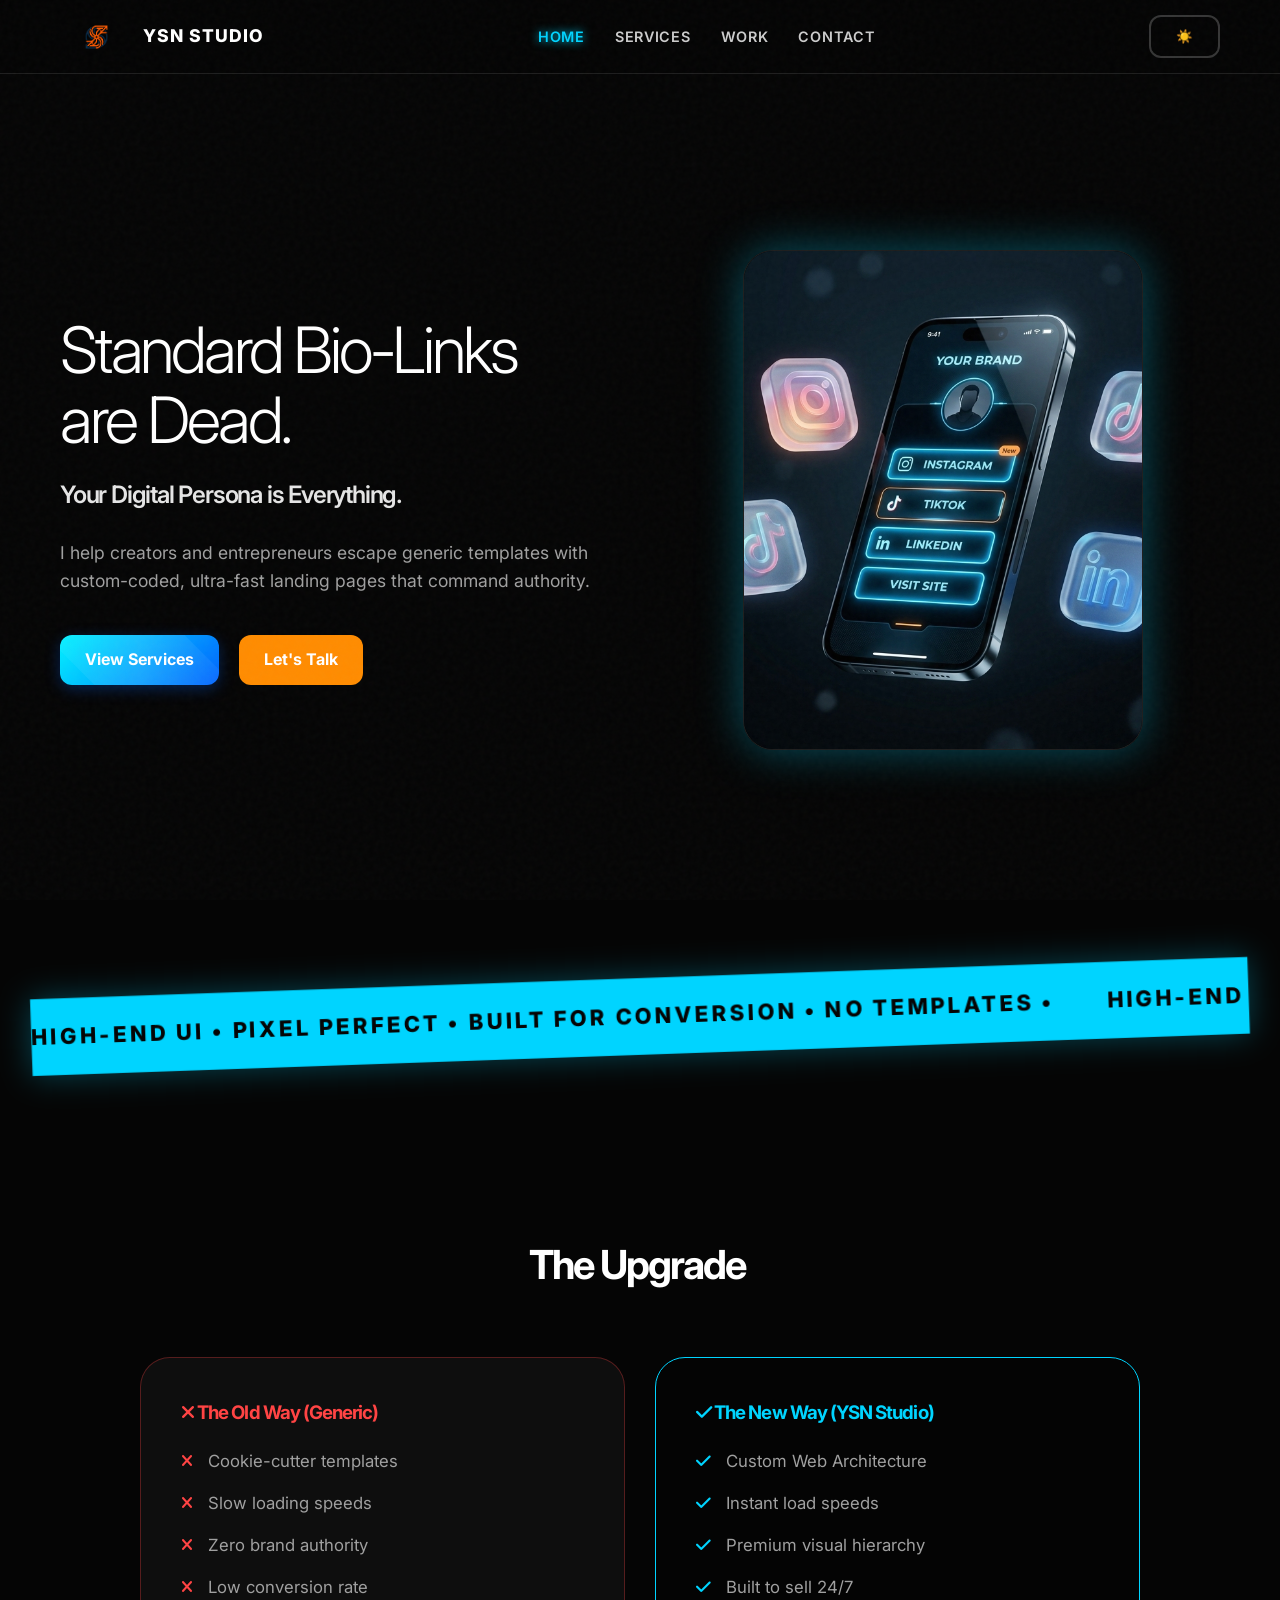
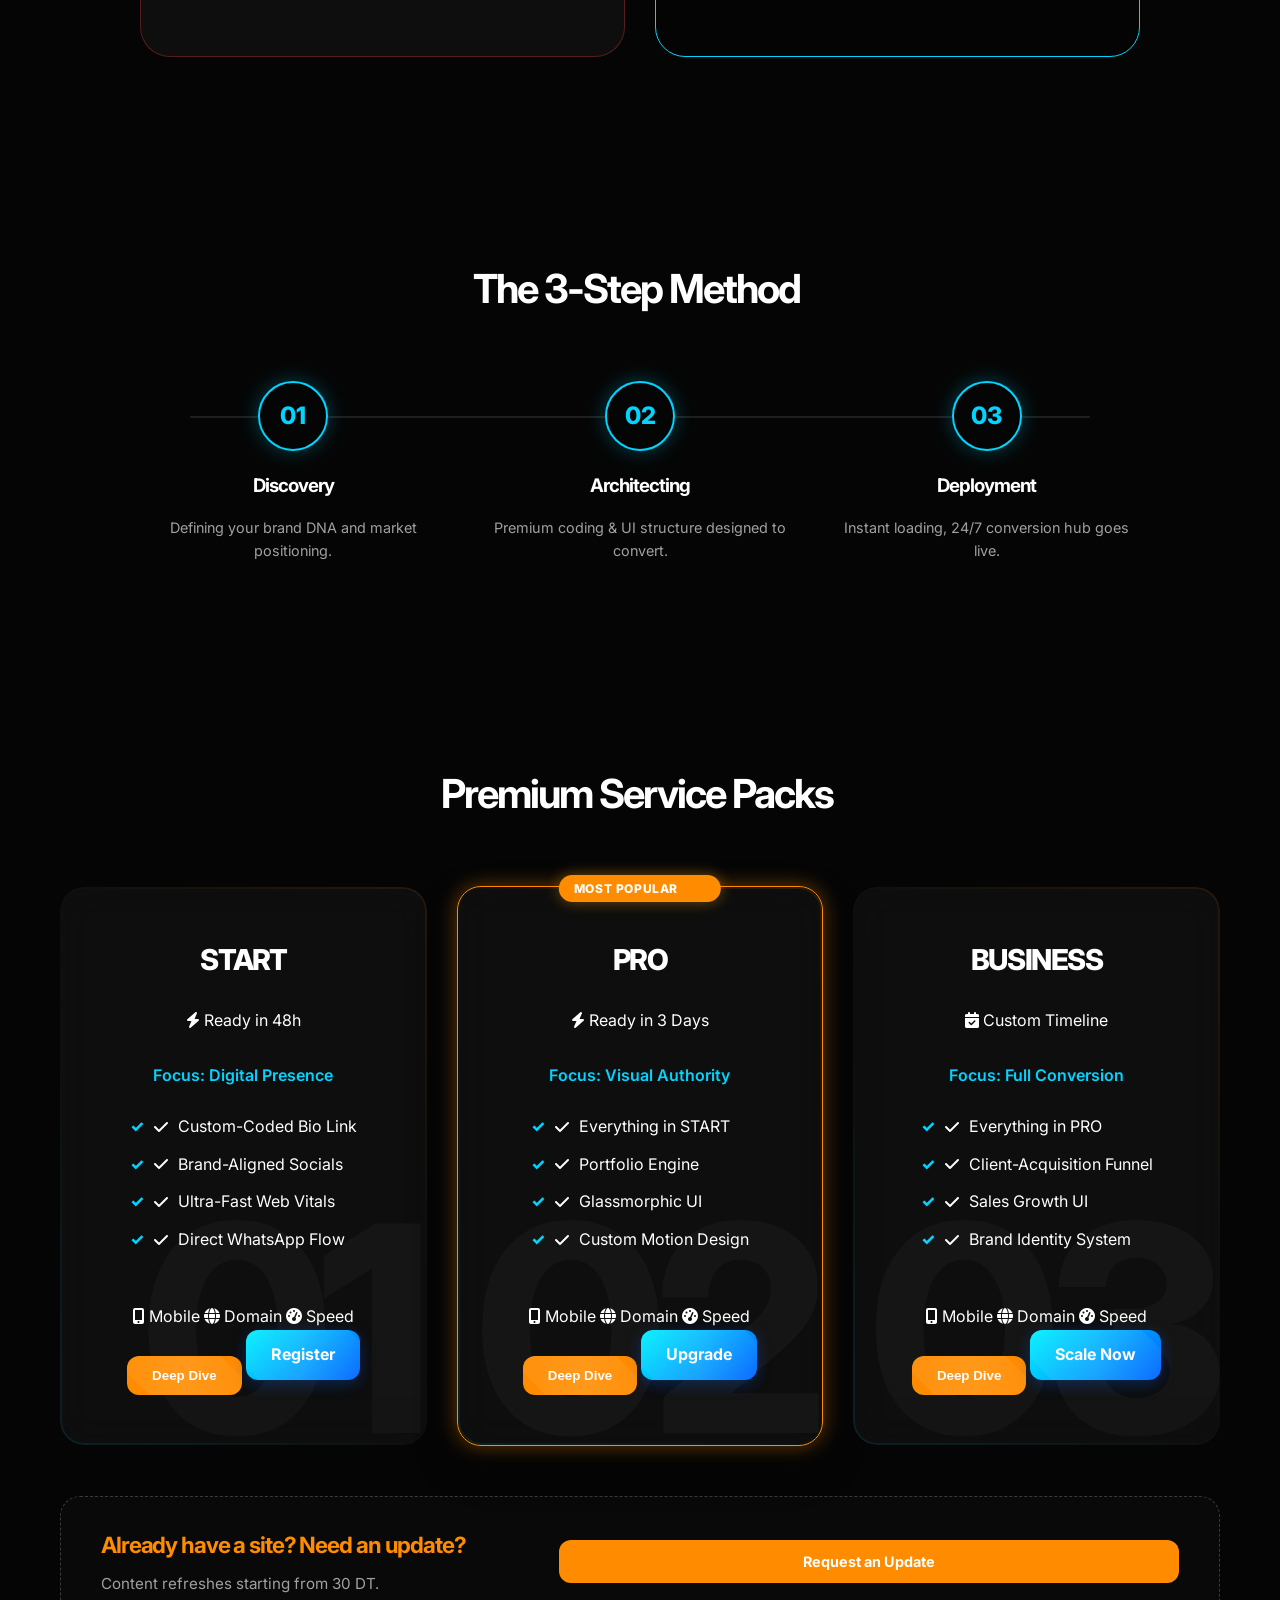
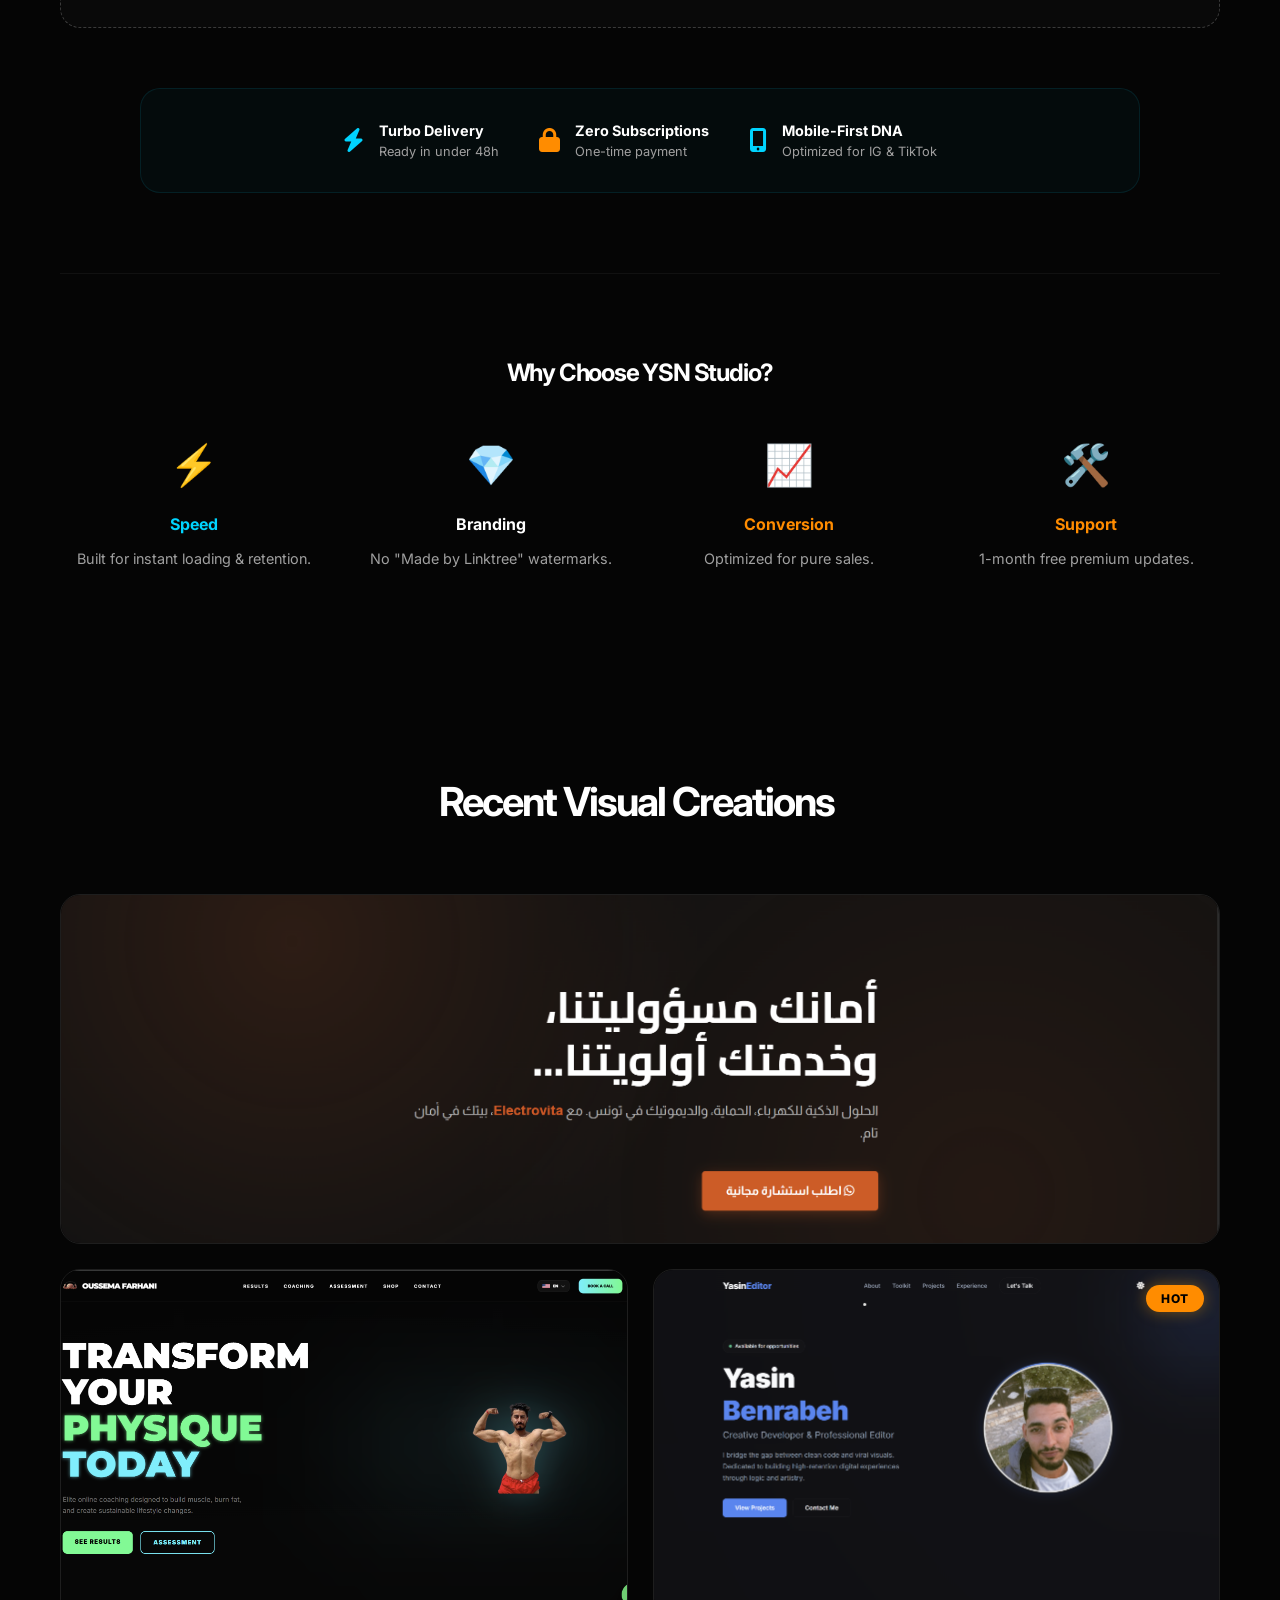
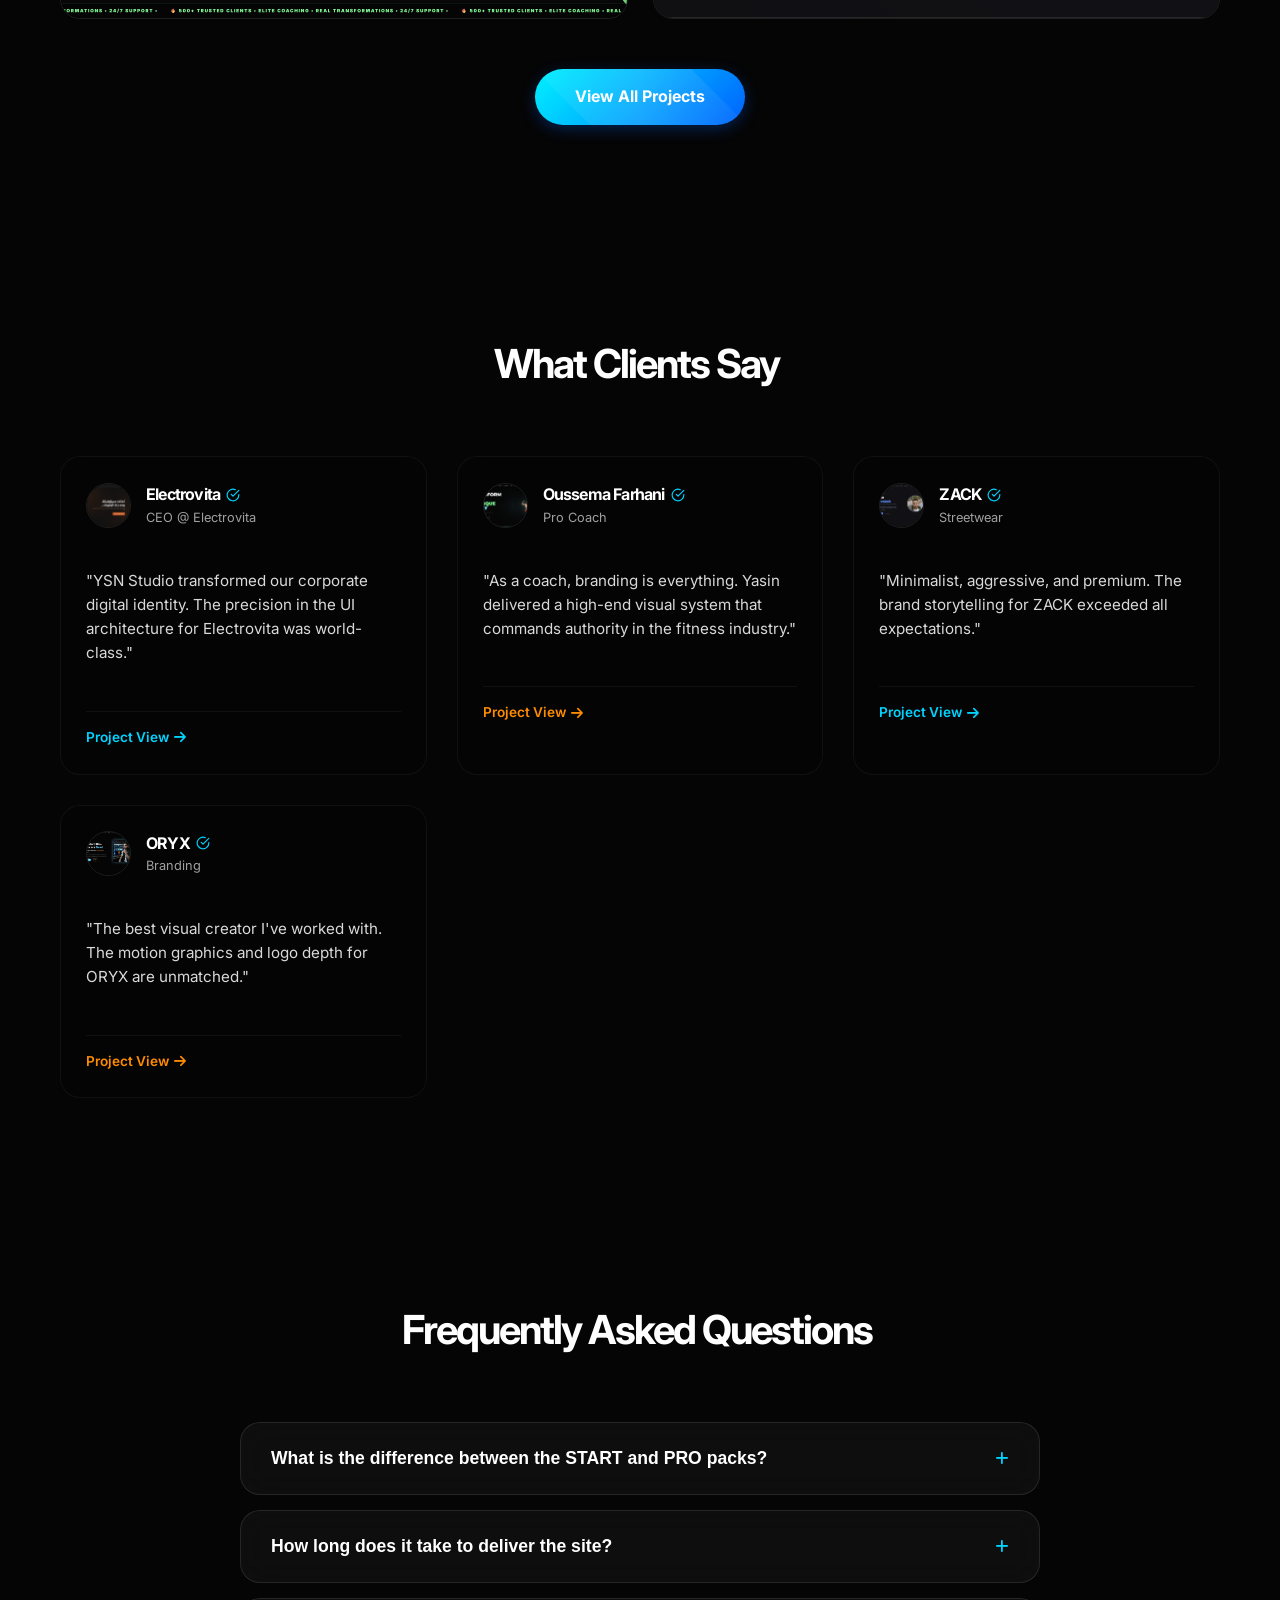
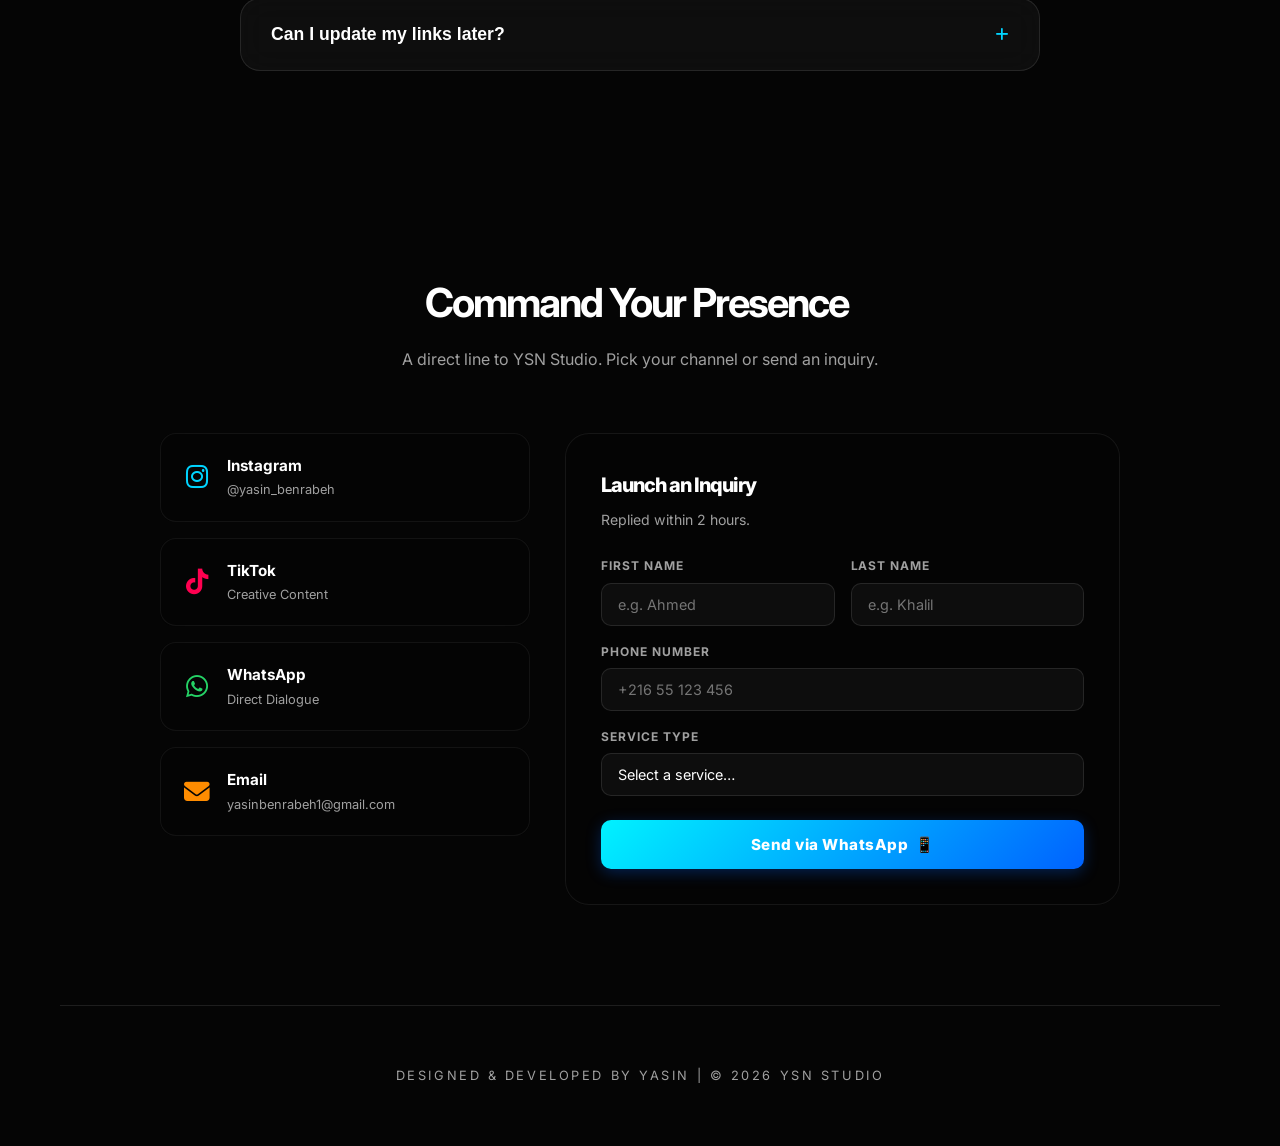
<file: bio link/index.html>
<!DOCTYPE html>
<html lang="en">

<head>
    <meta charset="UTF-8">
    <meta name="viewport" content="width=device-width, initial-scale=1.0">
    <title>Yasin | Premium Web Architect & Visual Creator</title>

    <!-- SEO Meta Tags -->
    <meta name="description"
        content="High-end custom landing pages and visual identity for creators and brands. Elevate your presence with professional code.">
    <meta name="keywords"
        content="Portfolio, UI/UX, Web Architecture, Premium Landing Pages, Yasin Benrabeh, Visual Creator">
    <meta name="theme-color" content="#050505">

    <!-- Open Graph / Facebook -->
    <meta property="og:type" content="website">
    <meta property="og:url" content="https://yasinbenrabeh.com/"> <!-- Update with actual URL later -->
    <meta property="og:title" content="Yasin | Premium Web Architect & Visual Creator">
    <meta property="og:description"
        content="High-end custom landing pages and visual identity for creators and brands. Elevate your presence with professional code.">
    <meta property="og:image"
        content="https://images.unsplash.com/photo-1614850523296-d8c1af93d400?q=80&w=1200&h=630&auto=format&fit=crop">
    <!-- Placeholder Image -->

    <!-- Twitter -->
    <meta property="twitter:card" content="summary_large_image">
    <meta property="twitter:url" content="https://yasinbenrabeh.com/">
    <meta property="twitter:title" content="Yasin | Premium Web Architect & Visual Creator">
    <meta property="twitter:description"
        content="High-end custom landing pages and visual identity for creators and brands. Elevate your presence with professional code.">
    <meta property="twitter:image"
        content="https://images.unsplash.com/photo-1614850523296-d8c1af93d400?q=80&w=1200&h=630&auto=format&fit=crop">

    <!-- Favicon -->
    <link rel="icon" type="image/png" href="favicon.png"> <!-- Placeholder link -->

    <link rel="stylesheet" href="style.css">
    <link href="https://fonts.googleapis.com/css2?family=Inter:wght@300;400;600;700;800&display=swap" rel="stylesheet">
    <link rel="stylesheet" href="https://cdnjs.cloudflare.com/ajax/libs/font-awesome/6.5.1/css/all.min.css">
</head>

<body class="dark-mode">
    <!-- Premium Navbar -->
    <nav class="navbar">
        <div class="nav-container">
            <a href="index.html" class="nav-brand"
                style="display: flex; align-items: center; gap: 10px; text-decoration: none;">
                <img src="logo.png" alt="YSN STUDIO" style="height: 40px; width: auto; display: block;">
                <span style="font-weight: 800; font-size: 1.1rem; color: #fff;">YSN STUDIO</span>
            </a>
            <ul class="nav-links">
                <li><a href="index.html#top" class="active-link">Home</a></li>
                <li><a href="packs.html">Services</a></li>
                <li><a href="work.html">Work</a></li>
                <li><a href="contact.html">Contact</a></li>
            </ul>
            <div class="nav-actions">
                <button id="theme-toggle" class="theme-btn" aria-label="Toggle Theme">
                    <span class="icon-sun">☀️</span>
                    <span class="icon-moon">🌙</span>
                </button>
                <div class="menu-toggle" id="mobile-menu">
                    <span class="bar"></span>
                    <span class="bar"></span>
                    <span class="bar"></span>
                </div>
            </div>
        </div>
    </nav>

    <div class="main-wrapper">
        <!-- Hero Section -->
        <section class="hero reveal">
            <div class="hero-content">
                <h1 class="hero-title">
                    <div class="hero-glow-text">Standard Bio-Links are <span class="highlight-blue">Dead.</span></div>
                </h1>
                <h2 class="hero-subtitle">Your Digital Persona is <span class="highlight-orange">Everything.</span></h2>
                <p class="hero-desc">I help creators and entrepreneurs escape generic templates with custom-coded,
                    ultra-fast landing pages that command authority.</p>
                <div class="hero-cta">
                    <a href="packs.html" class="btn-primary">View Services</a>
                    <a href="contact.html" class="btn-secondary">Let's Talk</a>
                </div>
            </div>
            <div class="hero-visual">
                <div class="portrait-frame">
                    <img src="yasin_portrait.png" alt="Yasin" class="portrait-img">
                </div>
            </div>
        </section>

        <!-- Marquee Section -->
        <div class="marquee-wrapper">
            <div class="marquee-content">
                <span>HIGH-END UI &bull; PIXEL PERFECT &bull; BUILT FOR CONVERSION &bull; NO TEMPLATES &bull; </span>
                <span>HIGH-END UI &bull; PIXEL PERFECT &bull; BUILT FOR CONVERSION &bull; NO TEMPLATES &bull; </span>
                <span>HIGH-END UI &bull; PIXEL PERFECT &bull; BUILT FOR CONVERSION &bull; NO TEMPLATES &bull; </span>
                <span>HIGH-END UI &bull; PIXEL PERFECT &bull; BUILT FOR CONVERSION &bull; NO TEMPLATES &bull; </span>
            </div>
        </div>

        <!-- The Upgrade (Comparison) Section -->
        <section id="upgrade" class="upgrade section-padding">
            <h2 class="section-title reveal">The Upgrade</h2>
            <div class="comparison-grid reveal">
                <!-- Old Way -->
                <div class="comparison-card old-way">
                    <h3 style="color: #ff4444; margin-bottom: 20px;"><i class="fas fa-times"></i> The Old Way (Generic)
                    </h3>
                    <ul class="comparison-list">
                        <li><i class="fas fa-times" style="color:#ff4444; margin-right:10px;"></i> Cookie-cutter
                            templates</li>
                        <li><i class="fas fa-times" style="color:#ff4444; margin-right:10px;"></i> Slow loading speeds
                        </li>
                        <li><i class="fas fa-times" style="color:#ff4444; margin-right:10px;"></i> Zero brand authority
                        </li>
                        <li><i class="fas fa-times" style="color:#ff4444; margin-right:10px;"></i> Low conversion rate
                        </li>
                    </ul>
                </div>
                <!-- New Way -->
                <div class="comparison-card new-way glass">
                    <h3 style="color: var(--accent-blue); margin-bottom: 20px;"><i class="fas fa-check"></i> The New Way
                        (YSN Studio)</h3>
                    <ul class="comparison-list">
                        <li><i class="fas fa-check" style="color:var(--accent-blue); margin-right:10px;"></i> Custom Web
                            Architecture</li>
                        <li><i class="fas fa-check" style="color:var(--accent-blue); margin-right:10px;"></i> Instant
                            load speeds</li>
                        <li><i class="fas fa-check" style="color:var(--accent-blue); margin-right:10px;"></i> Premium
                            visual hierarchy</li>
                        <li><i class="fas fa-check" style="color:var(--accent-blue); margin-right:10px;"></i> Built to
                            sell 24/7</li>
                    </ul>
                </div>
            </div>
        </section>

        <!-- The Process Section -->
        <section id="process" class="process section-padding reveal">
            <h2 class="section-title reveal">The 3-Step Method</h2>
            <div class="process-grid reveal">
                <div class="process-step">
                    <div class="process-dot">01</div>
                    <h3 style="margin-bottom: 15px;">Discovery</h3>
                    <p style="color: var(--secondary-text); font-size: 0.9rem;">Defining your brand DNA and market
                        positioning.</p>
                </div>
                <div class="process-step">
                    <div class="process-dot">02</div>
                    <h3 style="margin-bottom: 15px;">Architecting</h3>
                    <p style="color: var(--secondary-text); font-size: 0.9rem;">Premium coding &amp; UI structure
                        designed to convert.</p>
                </div>
                <div class="process-step">
                    <div class="process-dot">03</div>
                    <h3 style="margin-bottom: 15px;">Deployment</h3>
                    <p style="color: var(--secondary-text); font-size: 0.9rem;">Instant loading, 24/7 conversion hub
                        goes live.</p>
                </div>
            </div>
        </section>

        <!-- Service Packs -->
        <section id="services" class="services section-padding">
            <h2 class="section-title reveal">Premium Service <span class="highlight-orange">Packs</span></h2>

            <div class="packs-grid">
                <!-- Pack 01: START -->
                <article class="pack-card reveal">
                    <span class="pack-number">01</span>
                    <div class="pack-details">
                        <div class="pack-header">
                            <div>
                                <h3 class="pack-name">START</h3>
                                <div class="deliverables-badge">
                                    <i class="fas fa-bolt"></i> Ready in 48h
                                </div>
                            </div>
                        </div>

                        <p class="pack-focus">Focus: Digital Presence</p>

                        <ul class="pack-features">
                            <li><i class="fas fa-check"></i> Custom-Coded Bio Link</li>
                            <li><i class="fas fa-check"></i> Brand-Aligned Socials</li>
                            <li><i class="fas fa-check"></i> Ultra-Fast Web Vitals</li>
                            <li><i class="fas fa-check"></i> Direct WhatsApp Flow</li>
                        </ul>

                        <div class="comparison-row">
                            <span title="Mobile Responsive"><i class="fas fa-mobile-alt"></i> Mobile</span>
                            <span title="Custom Domain"><i class="fas fa-globe"></i> Domain</span>
                            <span title="Speed Optimized"><i class="fas fa-tachometer-alt"></i> Speed</span>
                        </div>

                        <div class="pack-footer">
                            <button class="btn-secondary deep-dive-btn" data-pack="start">Deep Dive</button>
                            <a href="https://wa.me/21653282876?text=Hi%20Yasin%2C%20I'm%20interested%20in%20the%20START%20Pack."
                                class="btn-primary">Register</a>
                        </div>
                    </div>
                </article>

                <!-- Pack 02: PRO -->
                <article class="pack-card popular reveal">
                    <div class="popular-badge">Most Popular</div>
                    <span class="pack-number">02</span>
                    <div class="pack-details">
                        <div class="pack-header">
                            <div>
                                <h3 class="pack-name">PRO</h3>
                                <div class="deliverables-badge">
                                    <i class="fas fa-bolt"></i> Ready in 3 Days
                                </div>
                            </div>
                        </div>

                        <p class="pack-focus">Focus: Visual Authority</p>

                        <ul class="pack-features">
                            <li><i class="fas fa-check"></i> Everything in START</li>
                            <li><i class="fas fa-check"></i> Portfolio Engine</li>
                            <li><i class="fas fa-check"></i> Glassmorphic UI</li>
                            <li><i class="fas fa-check"></i> Custom Motion Design</li>
                        </ul>

                        <div class="comparison-row">
                            <span title="Mobile Responsive"><i class="fas fa-mobile-alt"></i> Mobile</span>
                            <span title="Custom Domain"><i class="fas fa-globe"></i> Domain</span>
                            <span title="Speed Optimized"><i class="fas fa-tachometer-alt"></i> Speed</span>
                        </div>

                        <div class="pack-footer">
                            <button class="btn-secondary deep-dive-btn" data-pack="pro">Deep Dive</button>
                            <a href="https://wa.me/21653282876?text=Hi%20Yasin%2C%20I%20want%20to%20upgrade%20my%20brand%20with%20the%20PRO%20Pack."
                                class="btn-primary">Upgrade</a>
                        </div>
                    </div>
                </article>

                <!-- Pack 03: BUSINESS -->
                <article class="pack-card reveal">
                    <span class="pack-number">03</span>
                    <div class="pack-details">
                        <div class="pack-header">
                            <div>
                                <h3 class="pack-name">BUSINESS</h3>
                                <div class="deliverables-badge">
                                    <i class="fas fa-calendar-check"></i> Custom Timeline
                                </div>
                            </div>
                        </div>

                        <p class="pack-focus">Focus: Full Conversion</p>

                        <ul class="pack-features">
                            <li><i class="fas fa-check"></i> Everything in PRO</li>
                            <li><i class="fas fa-check"></i> Client-Acquisition Funnel</li>
                            <li><i class="fas fa-check"></i> Sales Growth UI</li>
                            <li><i class="fas fa-check"></i> Brand Identity System</li>
                        </ul>

                        <div class="comparison-row">
                            <span title="Mobile Responsive"><i class="fas fa-mobile-alt"></i> Mobile</span>
                            <span title="Custom Domain"><i class="fas fa-globe"></i> Domain</span>
                            <span title="Speed Optimized"><i class="fas fa-tachometer-alt"></i> Speed</span>
                        </div>

                        <div class="pack-footer">
                            <button class="btn-secondary deep-dive-btn" data-pack="business">Deep Dive</button>
                            <a href="https://wa.me/21653282876?text=Hi%20Yasin%2C%20I%20need%20the%20full%20BUSINESS%20Pack."
                                class="btn-primary">Scale Now</a>
                        </div>
                    </div>
                </article>
            </div>

            <!-- Maintenance/Update Add-On -->
            <div class="maintenance-banner reveal"
                style="display: flex; flex-wrap: wrap; justify-content: space-between; align-items: center; gap: 20px; margin-top: 50px; padding: 30px 40px; background: rgba(255, 255, 255, 0.02); border: 1px dashed rgba(255, 255, 255, 0.2); border-radius: 20px; width: 100%; box-sizing: border-box;">
                <div style="flex: 1; min-width: 250px;">
                    <h3 style="margin: 0 0 10px 0; color: var(--accent-orange); font-size: 1.4rem;">Already have a site?
                        Need an update?</h3>
                    <p style="margin: 0; color: var(--secondary-text); font-size: 0.95rem;">Content refreshes starting
                        from 30 DT.</p>
                </div>
                <div
                    style="text-align: right; display: flex; flex-direction: column; gap: 10px; align-items: center; min-width: 200px; flex-grow: 1;">
                    <a href="https://wa.me/21653282876?text=Hi%20Yasin%2C%20I%20have%20a%20site%20and%20need%20the%20Maintenance%20Update%20Service."
                        class="btn-secondary"
                        style="padding: 10px 25px; font-size: 0.9rem; white-space: nowrap; width: 100%; text-align: center; box-sizing: border-box;">Request
                        an Update</a>
                </div>
            </div>

            <!-- The 24h Promise Trust Bar -->
            <div class="trust-bar reveal"
                style="display: flex; flex-wrap: wrap; justify-content: center; gap: 40px; margin-top: 60px; padding: 30px; background: rgba(0, 212, 255, 0.03); border: 1px solid rgba(0, 212, 255, 0.1); border-radius: 20px; max-width: 1000px; margin-left: auto; margin-right: auto;">
                <div style="display: flex; align-items: center; gap: 15px;">
                    <i class="fas fa-bolt" style="font-size: 1.5rem; color: var(--accent-blue);"></i>
                    <div style="text-align: left;">
                        <h4 style="margin: 0; font-size: 0.9rem; color: var(--text-color);">Turbo Delivery</h4>
                        <p style="margin: 0; font-size: 0.8rem; color: var(--secondary-text);">Ready in under 48h</p>
                    </div>
                </div>
                <div style="display: flex; align-items: center; gap: 15px;">
                    <i class="fas fa-lock" style="font-size: 1.5rem; color: var(--accent-orange);"></i>
                    <div style="text-align: left;">
                        <h4 style="margin: 0; font-size: 0.9rem; color: var(--text-color);">Zero Subscriptions</h4>
                        <p style="margin: 0; font-size: 0.8rem; color: var(--secondary-text);">One-time payment</p>
                    </div>
                </div>
                <div style="display: flex; align-items: center; gap: 15px;">
                    <i class="fas fa-mobile-alt" style="font-size: 1.5rem; color: var(--accent-blue);"></i>
                    <div style="text-align: left;">
                        <h4 style="margin: 0; font-size: 0.9rem; color: var(--text-color);">Mobile-First DNA</h4>
                        <p style="margin: 0; font-size: 0.8rem; color: var(--secondary-text);">Optimized for IG & TikTok
                        </p>
                    </div>
                </div>
            </div>

            <!-- Why Choose YSN Section -->
            <section class="why-ysn reveal"
                style="border-top: 1px solid rgba(255,255,255,0.05); margin-top: 80px; padding-top: 80px;">
                <h3 style="text-align: center; margin-bottom: 40px; font-size: 1.5rem;">Why Choose YSN Studio?</h3>
                <div
                    style="display: grid; grid-template-columns: repeat(auto-fit, minmax(200px, 1fr)); gap: 30px; text-align: center;">
                    <div class="reveal">
                        <div style="font-size: 2.5rem; margin-bottom: 15px;">⚡</div>
                        <h4 style="margin-bottom: 10px; color: var(--accent-blue);">Speed</h4>
                        <p style="font-size: 0.9rem; color: var(--secondary-text);">Built for instant loading &
                            retention.</p>
                    </div>
                    <div class="reveal">
                        <div style="font-size: 2.5rem; margin-bottom: 15px;">💎</div>
                        <h4 style="margin-bottom: 10px; color: var(--text-color);">Branding</h4>
                        <p style="font-size: 0.9rem; color: var(--secondary-text);">No "Made by Linktree" watermarks.
                        </p>
                    </div>
                    <div class="reveal">
                        <div style="font-size: 2.5rem; margin-bottom: 15px;">📈</div>
                        <h4 style="margin-bottom: 10px; color: var(--accent-orange);">Conversion</h4>
                        <p style="font-size: 0.9rem; color: var(--secondary-text);">Optimized for pure sales.</p>
                    </div>
                    <div class="reveal">
                        <div style="font-size: 2.5rem; margin-bottom: 15px;">🛠️</div>
                        <h4 style="margin-bottom: 10px; color: var(--accent-orange);">Support</h4>
                        <p style="font-size: 0.9rem; color: var(--secondary-text);">1-month free premium updates.</p>
                    </div>
                </div>
            </section>
        </section>

        <!-- Work Section -->
        <section id="work" class="work section-padding">
            <h2 class="section-title reveal">Recent Visual Creations</h2>
            <div class="work-grid">
                <!-- Project 1: FEATURED -->
                <div class="work-item reveal" style="grid-column: span 2;">
                    <img src="electrovita.png" alt="Electrovita" class="work-img">
                    <div class="work-overlay" style="justify-content: flex-end; padding: 30px;">
                        <h3 style="text-align: left; font-size: 1.4rem; margin-bottom: 20px;">Electrovita | Corporate UI
                        </h3>
                        <a href="work.html" class="view-project-btn" style="align-self: flex-start;">View Project</a>
                    </div>
                </div>
                <!-- Project 2 -->
                <div class="work-item reveal">
                    <img src="oussema.png" alt="Oussema Farhani" class="work-img">
                    <div class="work-overlay" style="justify-content: flex-end; padding: 25px;">
                        <h3 style="text-align: left; font-size: 1.15rem; margin-bottom: 15px;">Oussema Farhani |
                            Coaching Brand</h3>
                        <a href="https://coaching-services.netlify.app/" class="view-project-btn"
                            style="align-self: flex-start;">View Project</a>
                    </div>
                </div>
                <!-- Project 3 -->
                <div class="work-item reveal">
                    <span class="hot-badge">Hot</span>
                    <img src="zack.png" alt="ZACK" class="work-img">
                    <div class="work-overlay" style="justify-content: flex-end; padding: 25px;">
                        <h3 style="text-align: left; font-size: 1.15rem; margin-bottom: 15px;">ZACK | Streetwear
                            Identity</h3>
                        <a href="https://yasin-portfilio.netlify.app/" class="view-project-btn"
                            style="align-self: flex-start;">View Project</a>
                    </div>
                </div>
            </div>
            <div style="text-align: center; margin-top: 50px;" class="reveal">
                <a href="work.html" class="btn-primary"
                    style="display: inline-block; padding: 15px 40px; border-radius: 50px;">View All Projects</a>
            </div>
        </section>

        <!-- Testimonials Section -->
        <section id="testimonials" class="testimonials section-padding">
            <h2 class="section-title reveal">What Clients Say</h2>
            <div class="testimonials-grid"
                style="display: grid; grid-template-columns: repeat(auto-fit, minmax(320px, 1fr)); gap: 30px;">
                <!-- Card 01 -->
                <article class="testimonial-card glass reveal"
                    style="padding: 25px; border-radius: 20px; border: 1px solid rgba(255,255,255,0.05); background: rgba(10,10,10,0.6);">
                    <div class="user-header"
                        style="display: flex; align-items: center; gap: 15px; margin-bottom: 20px;">
                        <img src="electrovita.png" alt="Electrovita"
                            style="width: 45px; height: 45px; border-radius: 50%; object-fit: cover; border: 1px solid rgba(255,255,255,0.1);">
                        <div>
                            <h3
                                style="margin: 0; font-size: 1rem; color: #fff; display: flex; align-items: center; gap: 6px;">
                                Electrovita <svg width="14" height="14" viewBox="0 0 24 24" fill="none"
                                    stroke="var(--accent-blue)" stroke-width="2" stroke-linecap="round"
                                    stroke-linejoin="round" class="feather feather-check-circle">
                                    <path d="M22 11.08V12a10 10 0 1 1-5.93-9.14"></path>
                                    <polyline points="22 4 12 14.01 9 11.01"></polyline>
                                </svg>
                            </h3>
                            <p style="margin: 0; font-size: 0.8rem; color: var(--secondary-text);">CEO @ Electrovita</p>
                        </div>
                    </div>
                    <p
                        style="font-size: 0.95rem; color: rgba(255,255,255,0.85); line-height: 1.6; margin-bottom: 25px; font-weight: 400;">
                        "YSN Studio transformed our corporate digital identity. The precision in the UI architecture for
                        Electrovita was world-class."
                    </p>
                    <div style="border-top: 1px solid rgba(255,255,255,0.05); padding-top: 15px;">
                        <a href="work.html"
                            style="color: var(--accent-blue); text-decoration: none; font-size: 0.85rem; font-weight: 600; display: flex; align-items: center; gap: 5px; width: max-content;">
                            Project View <i class="fas fa-arrow-right"></i>
                        </a>
                    </div>
                </article>

                <!-- Card 02 -->
                <article class="testimonial-card glass reveal"
                    style="padding: 25px; border-radius: 20px; border: 1px solid rgba(255,255,255,0.05); background: rgba(10,10,10,0.6);">
                    <div class="user-header"
                        style="display: flex; align-items: center; gap: 15px; margin-bottom: 20px;">
                        <img src="oussema.png" alt="Oussema Farhani"
                            style="width: 45px; height: 45px; border-radius: 50%; object-fit: cover; border: 1px solid rgba(255,255,255,0.1);">
                        <div>
                            <h3
                                style="margin: 0; font-size: 1rem; color: #fff; display: flex; align-items: center; gap: 6px;">
                                Oussema Farhani <svg width="14" height="14" viewBox="0 0 24 24" fill="none"
                                    stroke="var(--accent-blue)" stroke-width="2" stroke-linecap="round"
                                    stroke-linejoin="round" class="feather feather-check-circle">
                                    <path d="M22 11.08V12a10 10 0 1 1-5.93-9.14"></path>
                                    <polyline points="22 4 12 14.01 9 11.01"></polyline>
                                </svg>
                            </h3>
                            <p style="margin: 0; font-size: 0.8rem; color: var(--secondary-text);">Pro Coach</p>
                        </div>
                    </div>
                    <p
                        style="font-size: 0.95rem; color: rgba(255,255,255,0.85); line-height: 1.6; margin-bottom: 25px; font-weight: 400;">
                        "As a coach, branding is everything. Yasin delivered a high-end visual system that commands
                        authority in the fitness industry."
                    </p>
                    <div style="border-top: 1px solid rgba(255,255,255,0.05); padding-top: 15px;">
                        <a href="work.html"
                            style="color: var(--accent-orange); text-decoration: none; font-size: 0.85rem; font-weight: 600; display: flex; align-items: center; gap: 5px; width: max-content;">
                            Project View <i class="fas fa-arrow-right"></i>
                        </a>
                    </div>
                </article>

                <!-- Card 03 -->
                <article class="testimonial-card glass reveal"
                    style="padding: 25px; border-radius: 20px; border: 1px solid rgba(255,255,255,0.05); background: rgba(10,10,10,0.6);">
                    <div class="user-header"
                        style="display: flex; align-items: center; gap: 15px; margin-bottom: 20px;">
                        <img src="zack.png" alt="ZACK"
                            style="width: 45px; height: 45px; border-radius: 50%; object-fit: cover; border: 1px solid rgba(255,255,255,0.1);">
                        <div>
                            <h3
                                style="margin: 0; font-size: 1rem; color: #fff; display: flex; align-items: center; gap: 6px;">
                                ZACK <svg width="14" height="14" viewBox="0 0 24 24" fill="none"
                                    stroke="var(--accent-blue)" stroke-width="2" stroke-linecap="round"
                                    stroke-linejoin="round" class="feather feather-check-circle">
                                    <path d="M22 11.08V12a10 10 0 1 1-5.93-9.14"></path>
                                    <polyline points="22 4 12 14.01 9 11.01"></polyline>
                                </svg>
                            </h3>
                            <p style="margin: 0; font-size: 0.8rem; color: var(--secondary-text);">Streetwear</p>
                        </div>
                    </div>
                    <p
                        style="font-size: 0.95rem; color: rgba(255,255,255,0.85); line-height: 1.6; margin-bottom: 25px; font-weight: 400;">
                        "Minimalist, aggressive, and premium. The brand storytelling for ZACK exceeded all
                        expectations."
                    </p>
                    <div style="border-top: 1px solid rgba(255,255,255,0.05); padding-top: 15px;">
                        <a href="https://yasin-portfilio.netlify.app/"
                            style="color: var(--accent-blue); text-decoration: none; font-size: 0.85rem; font-weight: 600; display: flex; align-items: center; gap: 5px; width: max-content;">
                            Project View <i class="fas fa-arrow-right"></i>
                        </a>
                    </div>
                </article>

                <!-- Card 04 -->
                <article class="testimonial-card glass reveal"
                    style="padding: 25px; border-radius: 20px; border: 1px solid rgba(255,255,255,0.05); background: rgba(10,10,10,0.6);">
                    <div class="user-header"
                        style="display: flex; align-items: center; gap: 15px; margin-bottom: 20px;">
                        <img src="oryx.png" alt="ORYX"
                            style="width: 45px; height: 45px; border-radius: 50%; object-fit: cover; border: 1px solid rgba(255,255,255,0.1);">
                        <div>
                            <h3
                                style="margin: 0; font-size: 1rem; color: #fff; display: flex; align-items: center; gap: 6px;">
                                ORYX <svg width="14" height="14" viewBox="0 0 24 24" fill="none"
                                    stroke="var(--accent-blue)" stroke-width="2" stroke-linecap="round"
                                    stroke-linejoin="round" class="feather feather-check-circle">
                                    <path d="M22 11.08V12a10 10 0 1 1-5.93-9.14"></path>
                                    <polyline points="22 4 12 14.01 9 11.01"></polyline>
                                </svg>
                            </h3>
                            <p style="margin: 0; font-size: 0.8rem; color: var(--secondary-text);">Branding</p>
                        </div>
                    </div>
                    <p
                        style="font-size: 0.95rem; color: rgba(255,255,255,0.85); line-height: 1.6; margin-bottom: 25px; font-weight: 400;">
                        "The best visual creator I've worked with. The motion graphics and logo depth for ORYX are
                        unmatched."
                    </p>
                    <div style="border-top: 1px solid rgba(255,255,255,0.05); padding-top: 15px;">
                        <a href="work.html"
                            style="color: var(--accent-orange); text-decoration: none; font-size: 0.85rem; font-weight: 600; display: flex; align-items: center; gap: 5px; width: max-content;">
                            Project View <i class="fas fa-arrow-right"></i>
                        </a>
                    </div>
                </article>
            </div>
        </section>


        <!-- FAQ Section -->
        <section id="faq" class="faq section-padding">
            <h2 class="section-title reveal">Frequently Asked Questions</h2>
            <div class="faq-container reveal">
                <!-- Q1 -->
                <div class="faq-item">
                    <button class="faq-question">
                        <span>What is the difference between the START and PRO packs?</span>
                        <i class="fas fa-plus icon"></i>
                    </button>
                    <div class="faq-answer">
                        <p>START is for identity/links, PRO is for visual creators who need a full interactive
                            portfolio.</p>
                    </div>
                </div>

                <!-- Q2 -->
                <div class="faq-item">
                    <button class="faq-question">
                        <span>How long does it take to deliver the site?</span>
                        <i class="fas fa-plus icon"></i>
                    </button>
                    <div class="faq-answer">
                        <p>Usually 3 to 5 days depending on the pack.</p>
                    </div>
                </div>

                <!-- Q3 -->
                <div class="faq-item">
                    <button class="faq-question">
                        <span>Can I update my links later?</span>
                        <i class="fas fa-plus icon"></i>
                    </button>
                    <div class="faq-answer">
                        <p>Yes, the code is clean and easy to manage, or I can provide support.</p>
                    </div>
                </div>
            </div>
        </section>



        <!-- Command Your Presence Section -->
        <section id="contact" class="section-padding reveal">
            <h2 class="section-title" style="text-align: center; margin-bottom: 12px;">Command Your <span
                    class="highlight-orange">Presence</span></h2>
            <p style="text-align: center; color: var(--secondary-text); margin-bottom: 60px; font-size: 1rem;">A direct
                line to YSN Studio. Pick your channel or send an inquiry.</p>

            <div
                style="display: grid; grid-template-columns: 1fr 1.5fr; gap: 35px; max-width: 960px; margin: 0 auto; align-items: start;">

                <!-- LEFT: Social Channel Cards -->
                <div style="display: flex; flex-direction: column; gap: 16px;">
                    <a href="https://www.instagram.com/yasin_benrabeh/" target="_blank" class="glass glow-hover"
                        style="display: flex; align-items: center; gap: 16px; padding: 20px 22px; text-decoration: none; color: #fff; border-radius: 16px; border: 1px solid rgba(255,255,255,0.06); transition: transform 0.3s ease;">
                        <i class="fab fa-instagram"
                            style="font-size: 1.6rem; color: var(--accent-blue); min-width: 28px; text-align: center;"></i>
                        <div>
                            <div style="font-weight: 700; font-size: 0.95rem; margin-bottom: 2px;">Instagram</div>
                            <div style="font-size: 0.8rem; color: var(--secondary-text);">@yasin_benrabeh</div>
                        </div>
                    </a>
                    <a href="https://www.tiktok.com/@yasin_benrabeh" target="_blank" class="glass glow-hover"
                        style="display: flex; align-items: center; gap: 16px; padding: 20px 22px; text-decoration: none; color: #fff; border-radius: 16px; border: 1px solid rgba(255,255,255,0.06); transition: transform 0.3s ease;">
                        <i class="fab fa-tiktok"
                            style="font-size: 1.6rem; color: #ff0050; min-width: 28px; text-align: center;"></i>
                        <div>
                            <div style="font-weight: 700; font-size: 0.95rem; margin-bottom: 2px;">TikTok</div>
                            <div style="font-size: 0.8rem; color: var(--secondary-text);">Creative Content</div>
                        </div>
                    </a>
                    <a href="https://wa.me/21653282876" target="_blank" class="glass glow-hover"
                        style="display: flex; align-items: center; gap: 16px; padding: 20px 22px; text-decoration: none; color: #fff; border-radius: 16px; border: 1px solid rgba(255,255,255,0.06); transition: transform 0.3s ease;">
                        <i class="fab fa-whatsapp"
                            style="font-size: 1.6rem; color: #25D366; min-width: 28px; text-align: center;"></i>
                        <div>
                            <div style="font-weight: 700; font-size: 0.95rem; margin-bottom: 2px;">WhatsApp</div>
                            <div style="font-size: 0.8rem; color: var(--secondary-text);">Direct Dialogue</div>
                        </div>
                    </a>
                    <a href="mailto:yasinbenrabeh1@gmail.com" class="glass glow-hover"
                        style="display: flex; align-items: center; gap: 16px; padding: 20px 22px; text-decoration: none; color: #fff; border-radius: 16px; border: 1px solid rgba(255,255,255,0.06); transition: transform 0.3s ease;">
                        <i class="fas fa-envelope"
                            style="font-size: 1.6rem; color: var(--accent-orange); min-width: 28px; text-align: center;"></i>
                        <div>
                            <div style="font-weight: 700; font-size: 0.95rem; margin-bottom: 2px;">Email</div>
                            <div style="font-size: 0.8rem; color: var(--secondary-text);">yasinbenrabeh1@gmail.com</div>
                        </div>
                    </a>
                </div>

                <!-- RIGHT: Glassmorphic Inquiry Form -->
                <div class="glass"
                    style="padding: 35px; border-radius: 24px; border: 1px solid rgba(255,255,255,0.07);">
                    <h3 style="font-size: 1.25rem; font-weight: 800; margin-bottom: 8px;">Launch an Inquiry</h3>
                    <p style="color: var(--secondary-text); font-size: 0.88rem; margin-bottom: 25px;">Replied within 2
                        hours.</p>

                    <form id="index-contact-form" novalidate>
                        <div style="display: grid; grid-template-columns: 1fr 1fr; gap: 16px; margin-bottom: 16px;">
                            <div>
                                <label
                                    style="display: block; font-size: 0.75rem; font-weight: 700; color: var(--secondary-text); margin-bottom: 7px; text-transform: uppercase; letter-spacing: 0.08em;">First
                                    Name</label>
                                <input type="text" id="index-fname" name="fname" placeholder="e.g. Ahmed" required
                                    style="width: 100%; background: rgba(255,255,255,0.04); border: 1px solid rgba(255,255,255,0.1); border-radius: 10px; padding: 12px 16px; color: var(--text-color); font-family: inherit; font-size: 0.9rem; box-sizing: border-box; transition: border-color 0.3s, box-shadow 0.3s;"
                                    onfocus="this.style.borderColor='var(--accent-blue)';this.style.boxShadow='0 0 12px rgba(0,212,255,0.15)'"
                                    onblur="this.style.borderColor='rgba(255,255,255,0.1)';this.style.boxShadow='none'">
                            </div>
                            <div>
                                <label
                                    style="display: block; font-size: 0.75rem; font-weight: 700; color: var(--secondary-text); margin-bottom: 7px; text-transform: uppercase; letter-spacing: 0.08em;">Last
                                    Name</label>
                                <input type="text" id="index-lname" name="lname" placeholder="e.g. Khalil" required
                                    style="width: 100%; background: rgba(255,255,255,0.04); border: 1px solid rgba(255,255,255,0.1); border-radius: 10px; padding: 12px 16px; color: var(--text-color); font-family: inherit; font-size: 0.9rem; box-sizing: border-box; transition: border-color 0.3s, box-shadow 0.3s;"
                                    onfocus="this.style.borderColor='var(--accent-blue)';this.style.boxShadow='0 0 12px rgba(0,212,255,0.15)'"
                                    onblur="this.style.borderColor='rgba(255,255,255,0.1)';this.style.boxShadow='none'">
                            </div>
                        </div>
                        <div style="margin-bottom: 16px;">
                            <label
                                style="display: block; font-size: 0.75rem; font-weight: 700; color: var(--secondary-text); margin-bottom: 7px; text-transform: uppercase; letter-spacing: 0.08em;">Phone
                                Number</label>
                            <input type="tel" id="index-phone" name="phone" placeholder="+216 55 123 456" required
                                style="width: 100%; background: rgba(255,255,255,0.04); border: 1px solid rgba(255,255,255,0.1); border-radius: 10px; padding: 12px 16px; color: var(--text-color); font-family: inherit; font-size: 0.9rem; box-sizing: border-box; transition: border-color 0.3s, box-shadow 0.3s;"
                                onfocus="this.style.borderColor='var(--accent-blue)';this.style.boxShadow='0 0 12px rgba(0,212,255,0.15)'"
                                onblur="this.style.borderColor='rgba(255,255,255,0.1)';this.style.boxShadow='none'">
                        </div>
                        <div style="margin-bottom: 24px;">
                            <label
                                style="display: block; font-size: 0.75rem; font-weight: 700; color: var(--secondary-text); margin-bottom: 7px; text-transform: uppercase; letter-spacing: 0.08em;">Service
                                Type</label>
                            <select id="index-service" name="service" required
                                style="width: 100%; background: rgba(255,255,255,0.04); border: 1px solid rgba(255,255,255,0.1); border-radius: 10px; padding: 12px 16px; color: var(--text-color); font-family: inherit; font-size: 0.9rem; box-sizing: border-box; appearance: none; -webkit-appearance: none; transition: border-color 0.3s;"
                                onfocus="this.style.borderColor='var(--accent-blue)'"
                                onblur="this.style.borderColor='rgba(255,255,255,0.1)'">
                                <option value="" disabled selected style="background:#0d0d0d;">Select a service…
                                </option>
                                <option value="START Pack (Bio-Link)" style="background:#0d0d0d;">Bio-Link (START)
                                </option>
                                <option value="PRO Pack (Branding)" style="background:#0d0d0d;">Personal Branding (PRO)
                                </option>
                                <option value="BUSINESS Pack (Full Studio)" style="background:#0d0d0d;">Full Studio Pack
                                    (BUSINESS)</option>
                                <option value="Maintenance / Update" style="background:#0d0d0d;">Content Update /
                                    Maintenance</option>
                            </select>
                        </div>
                        <button type="submit" id="index-launch-btn"
                            style="width: 100%; padding: 15px; background: var(--accent-blue); color: #000; border: none; border-radius: 10px; font-weight: 800; font-size: 0.95rem; font-family: inherit; letter-spacing: 0.5px; cursor: pointer; transition: transform 0.2s ease, box-shadow 0.3s ease;"
                            onmouseover="this.style.transform='scale(1.02)';this.style.boxShadow='0 0 25px rgba(0,212,255,0.4)'"
                            onmouseout="this.style.transform='scale(1)';this.style.boxShadow='none'">
                            Send via WhatsApp &nbsp;📱
                        </button>
                    </form>
                </div>
            </div>
        </section>

        <!-- Footer -->
        <footer class="footer">
            <p>Designed &amp; Developed by Yasin | © 2026 YSN STUDIO</p>
        </footer>
    </div>

    <!-- Pack Deep Dive Modal -->
    <div id="pack-modal" class="modal-overlay">
        <div class="modal-content glass">
            <button class="modal-close">&times;</button>
            <div id="modal-body">
                <!-- Data will be injected via JS -->
            </div>
        </div>
    </div>

    <script src="script.js"></script>
    <script>
        // WhatsApp Redirect Logic for Index Form
        (function () {
            const form = document.getElementById('index-contact-form');
            if (!form) return;
            form.addEventListener('submit', function (e) {
                e.preventDefault();
                const fname = document.getElementById('index-fname').value.trim();
                const lname = document.getElementById('index-lname').value.trim();
                const phone = document.getElementById('index-phone').value.trim();
                const service = document.getElementById('index-service').value;

                if (!fname || !lname || !phone || !service) {
                    alert('Please fill out all fields before submitting.');
                    return;
                }

                const msg = `Hi Yasin, I am ${fname} ${lname}. My phone number is ${phone}. I am interested in the ${service} service. Let's talk!`;
                const whatsappUrl = `https://wa.me/21653282876?text=${encodeURIComponent(msg)}`;

                window.open(whatsappUrl, '_blank');
            });
        })();
    </script>
    <style>
        @media (max-width: 768px) {
            #contact>div[style] {
                grid-template-columns: 1fr !important;
            }
        }
    </style>
    <script>
        // Modal Logic for Service Packs
        const modal = document.getElementById('pack-modal');
        const modalBody = document.getElementById('modal-body');
        const closeBtn = document.querySelector('.modal-close');

        const packDetails = {
            start: {
                title: 'START Pack <span class="highlight-blue">Digital Presence</span>',
                desc: 'The perfect entry point for creators and small businesses who need a professional touch without the complexity of a multi-page site.',
                features: ['Custom Bio Link', 'WhatsApp Integration', 'Mobile-First Design', 'High Performance', '1 Revision'],
                price: '70 DT'
            },
            pro: {
                title: 'PRO Pack <span class="highlight-orange">Visual Authority</span>',
                desc: 'Designed for professionals who want to stand out with premium visual storytelling and custom motion effects.',
                features: ['Personal Branding', 'Portfolio Engine', 'Glassmorphic UI', 'Motion Design', '3 Revisions'],
                price: '120 DT'
            },
            business: {
                title: 'BUSINESS Pack <span class="highlight-blue">Full Conversion</span>',
                desc: 'A complete studio solution for businesses ready to dominate their market with high-conversion funnels.',
                features: ['Conversion Funnel', 'Brand Identity System', 'Priority Support', 'Strategy Call', 'Unlimited Revisions'],
                price: '190 DT'
            }
        };

        document.querySelectorAll('.deep-dive-btn').forEach(btn => {
            btn.addEventListener('click', () => {
                const pack = packDetails[btn.dataset.pack];
                modalBody.innerHTML = `
                    <h2 style="margin-bottom: 15px; font-size: 2rem;">${pack.title}</h2>
                    <p style="color: var(--secondary-text); margin-bottom: 25px;">${pack.desc}</p>
                    <ul style="list-style: none; padding: 0; margin-bottom: 30px;">
                        ${pack.features.map(f => `<li style="margin-bottom: 10px;"><i class="fas fa-check-circle" style="color: var(--accent-blue);"></i> ${f}</li>`).join('')}
                    </ul>
                    <div style="padding-top: 20px; border-top: 1px solid rgba(255,255,255,0.1); display: flex; justify-content: space-between; align-items: center;">
                        <span style="font-size: 1.5rem; font-weight: 800; color: var(--accent-orange);">${pack.price}</span>
                        <a href="https://wa.me/21653282876?text=I%20want%20to%20start%20with%20${btn.dataset.pack.toUpperCase()}" class="btn-primary">Get Started</a>
                    </div>
                `;
                modal.classList.add('active');
                document.body.style.overflow = 'hidden';
            });
        });

        const closeModal = () => {
            modal.classList.remove('active');
            document.body.style.overflow = 'auto';
        };

        if (closeBtn) closeBtn.addEventListener('click', closeModal);
        window.addEventListener('click', (e) => { if (e.target === modal) closeModal(); });
    </script>
</body>

</html>
</file>
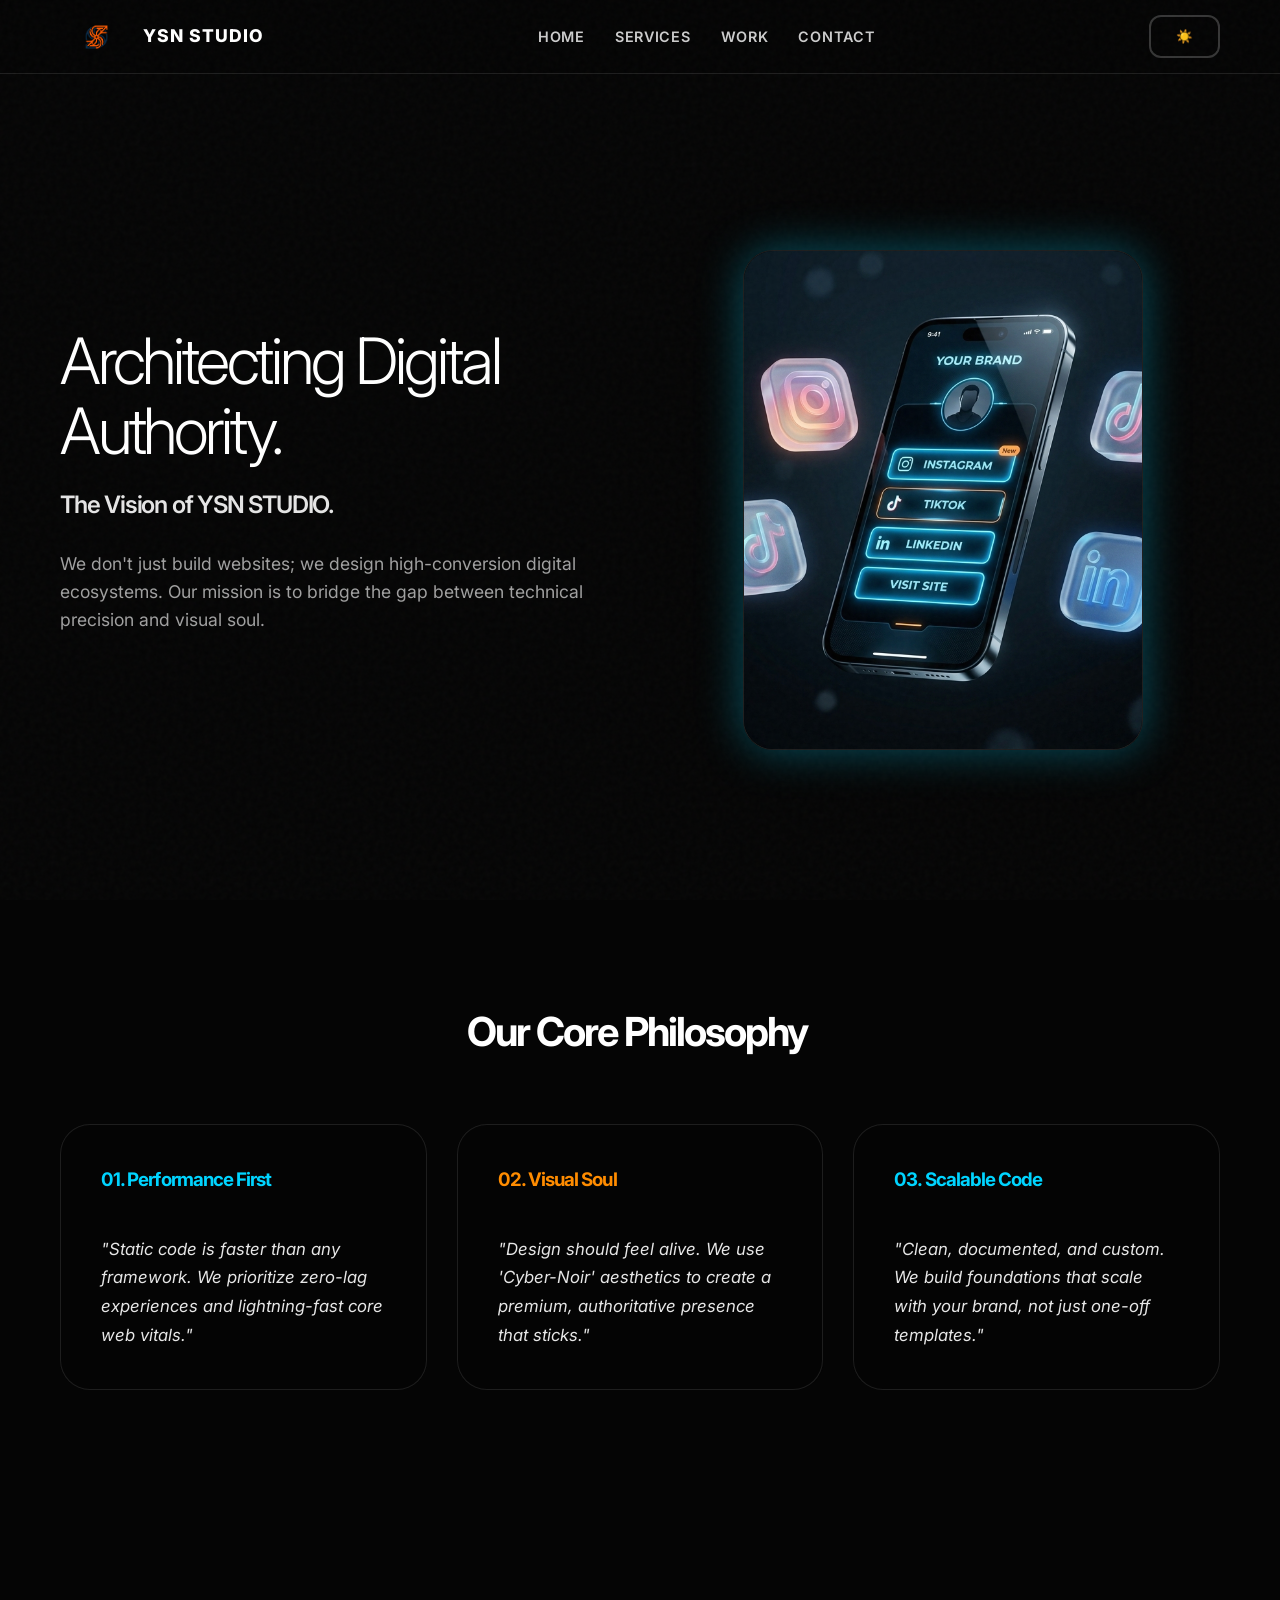
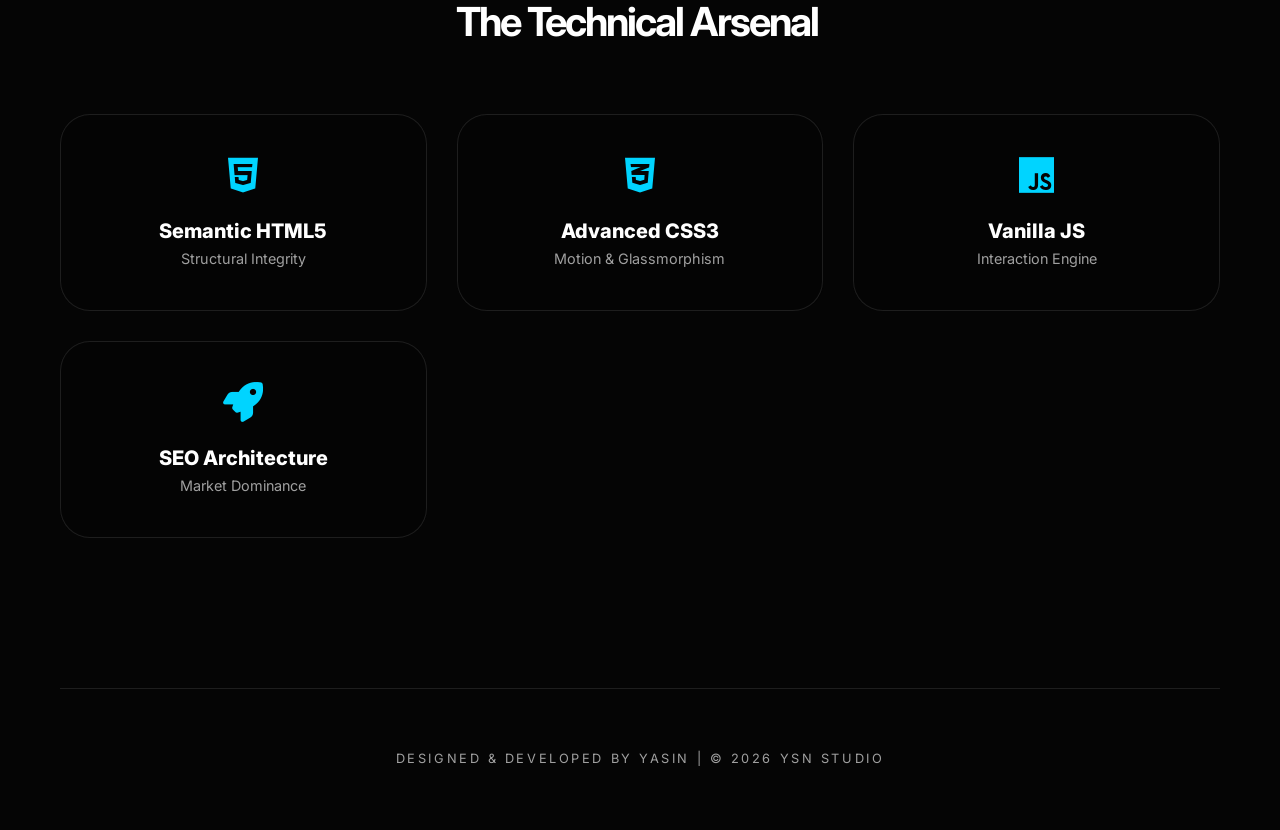
<file: bio link/about.html>
<!DOCTYPE html>
<html lang="en">

<head>
    <meta charset="UTF-8">
    <meta name="viewport" content="width=device-width, initial-scale=1.0">
    <title>About | YSN STUDIO</title>

    <!-- SEO Meta Tags -->
    <meta name="description"
        content="The vision and philosophy behind YSN STUDIO. Architecting digital authority through performance and precision.">
    <meta name="theme-color" content="#050505">

    <link rel="stylesheet" href="style.css">
    <link href="https://fonts.googleapis.com/css2?family=Inter:wght@300;400;600;700;800&display=swap" rel="stylesheet">
    <link rel="stylesheet" href="https://cdnjs.cloudflare.com/ajax/libs/font-awesome/6.5.1/css/all.min.css">
</head>

<body class="dark-mode reveal">
    <!-- Premium Navbar -->
    <nav class="navbar">
        <div class="nav-container">
            <a href="index.html" class="nav-brand" style="display: flex; align-items: center; gap: 10px; text-decoration: none;">
                <img src="logo.png" alt="YSN STUDIO" style="height: 40px; width: auto; display: block;">
                <span style="font-weight: 800; font-size: 1.1rem; color: #fff;">YSN STUDIO</span>
            </a>
            <ul class="nav-links">
                <li><a href="index.html#top">Home</a></li>
                <li><a href="packs.html">Services</a></li>
                <li><a href="work.html">Work</a></li>
                <li><a href="contact.html">Contact</a></li>
            </ul>
            <div class="nav-actions">
                <button id="theme-toggle" class="theme-btn" aria-label="Toggle Theme">
                    <span class="icon-sun">☀️</span>
                    <span class="icon-moon">🌙</span>
                </button>
                <div class="menu-toggle" id="mobile-menu">
                    <span class="bar"></span>
                    <span class="bar"></span>
                    <span class="bar"></span>
                </div>
            </div>
        </div>
    </nav>

    <div class="main-wrapper">
        <!-- About Hero -->
        <section class="hero reveal">
            <div class="hero-content">
                <h1 class="hero-title">Architecting Digital <span class="highlight-blue">Authority.</span></h1>
                <h2 class="hero-subtitle">The Vision of <span class="highlight-orange">YSN STUDIO.</span></h2>
                <p class="hero-desc">We don't just build websites; we design high-conversion digital ecosystems. Our
                    mission is to bridge the gap between technical precision and visual soul.</p>
            </div>
            <div class="hero-visual">
                <div class="portrait-frame revealed">
                    <img src="yasin_portrait.png" alt="Yasin" class="portrait-img">
                </div>
            </div>
        </section>

        <!-- Philosophy Section -->
        <section class="philosophy section-padding">
            <h2 class="section-title reveal">Our Core Philosophy</h2>
            <div class="testimonials-grid">
                <div class="testimonial-card glass reveal">
                    <h3 class="highlight-blue" style="margin-bottom: 20px;">01. Performance First</h3>
                    <p class="testimonial-quote">"Static code is faster than any framework. We prioritize zero-lag
                        experiences and lightning-fast core web vitals."</p>
                </div>
                <div class="testimonial-card glass reveal">
                    <h3 class="highlight-orange" style="margin-bottom: 20px;">02. Visual Soul</h3>
                    <p class="testimonial-quote">"Design should feel alive. We use 'Cyber-Noir' aesthetics to create a
                        premium, authoritative presence that sticks."</p>
                </div>
                <div class="testimonial-card glass reveal">
                    <h3 class="highlight-blue" style="margin-bottom: 20px;">03. Scalable Code</h3>
                    <p class="testimonial-quote">"Clean, documented, and custom. We build foundations that scale with
                        your brand, not just one-off templates."</p>
                </div>
            </div>
        </section>

        <!-- Tech Stack -->
        <section class="tech-stack section-padding reveal">
            <h2 class="section-title">The Technical Arsenal</h2>
            <div class="social-grid">
                <div class="social-card glass reveal">
                    <i class="fab fa-html5 social-icon"></i>
                    <span class="social-name">Semantic HTML5</span>
                    <p class="social-tag">Structural Integrity</p>
                </div>
                <div class="social-card glass reveal">
                    <i class="fab fa-css3-alt social-icon"></i>
                    <span class="social-name">Advanced CSS3</span>
                    <p class="social-tag">Motion & Glassmorphism</p>
                </div>
                <div class="social-card glass reveal">
                    <i class="fab fa-js social-icon"></i>
                    <span class="social-name">Vanilla JS</span>
                    <p class="social-tag">Interaction Engine</p>
                </div>
                <div class="social-card glass reveal">
                    <i class="fas fa-rocket social-icon"></i>
                    <span class="social-name">SEO Architecture</span>
                    <p class="social-tag">Market Dominance</p>
                </div>
            </div>
        </section>

        <!-- Footer -->
        <footer class="footer">
            <p>Designed & Developed by Yasin | © 2026 YSN STUDIO</p>
        </footer>
    </div>

    <script src="script.js"></script>
</body>

</html>
</file>
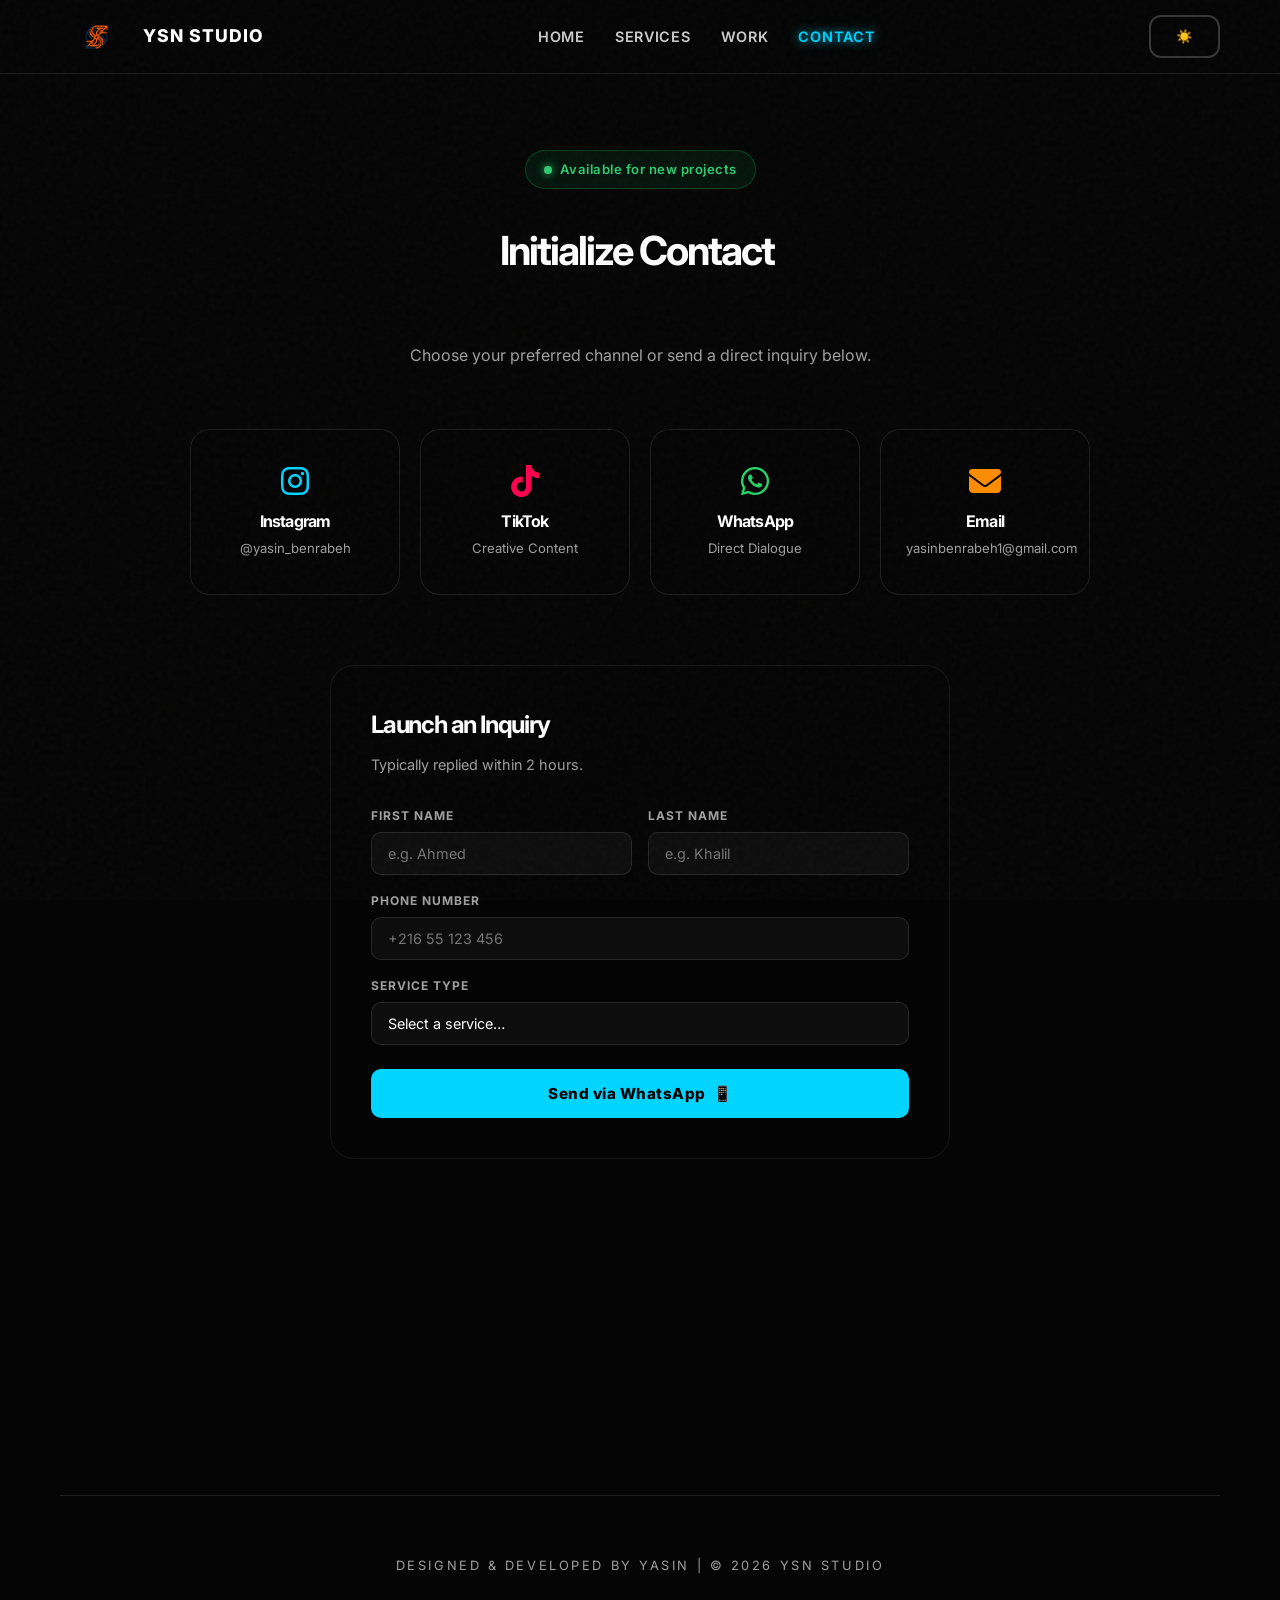
<file: bio link/contact.html>
<!DOCTYPE html>
<html lang="en">

<head>
    <meta charset="UTF-8">
    <meta name="viewport" content="width=device-width, initial-scale=1.0">
    <title>Contact | YSN STUDIO</title>
    <meta name="description"
        content="Launch an inquiry with YSN Studio. Premium bio-link design and branding services. Available for new projects.">
    <link rel="stylesheet" href="style.css">
    <link href="https://fonts.googleapis.com/css2?family=Inter:wght@300;400;600;700;800&display=swap" rel="stylesheet">
    <link rel="stylesheet" href="https://cdnjs.cloudflare.com/ajax/libs/font-awesome/6.5.1/css/all.min.css">
    <style>
        /* Availability Badge */
        .availability-badge {
            display: inline-flex;
            align-items: center;
            gap: 8px;
            background: rgba(0, 200, 100, 0.08);
            border: 1px solid rgba(0, 200, 100, 0.25);
            padding: 8px 18px;
            border-radius: 50px;
            font-size: 0.82rem;
            font-weight: 600;
            color: #2ecc71;
            margin-bottom: 30px;
            letter-spacing: 0.5px;
        }

        .availability-dot {
            width: 8px;
            height: 8px;
            border-radius: 50%;
            background: #2ecc71;
            box-shadow: 0 0 8px #2ecc71;
            animation: pulse-dot 2s ease-in-out infinite;
        }

        @keyframes pulse-dot {

            0%,
            100% {
                transform: scale(1);
                opacity: 1;
            }

            50% {
                transform: scale(1.4);
                opacity: 0.6;
            }
        }

        /* Contact Form */
        .contact-form {
            max-width: 620px;
            margin: 0 auto;
            text-align: left;
        }

        .contact-form .form-group {
            margin-bottom: 20px;
        }

        .contact-form label {
            display: block;
            font-size: 0.82rem;
            font-weight: 600;
            color: var(--secondary-text);
            margin-bottom: 8px;
            text-transform: uppercase;
            letter-spacing: 0.08em;
        }

        .contact-form input,
        .contact-form select,
        .contact-form textarea {
            width: 100%;
            background: rgba(255, 255, 255, 0.04);
            border: 1px solid rgba(255, 255, 255, 0.1);
            border-radius: 12px;
            padding: 14px 18px;
            color: var(--text-color);
            font-family: 'Inter', sans-serif;
            font-size: 0.95rem;
            transition: border-color 0.3s ease, box-shadow 0.3s ease;
            box-sizing: border-box;
            -webkit-appearance: none;
            appearance: none;
        }

        .contact-form select option {
            background: #0d0d0d;
        }

        .contact-form input:focus,
        .contact-form select:focus,
        .contact-form textarea:focus {
            outline: none;
            border-color: var(--accent-blue);
            box-shadow: 0 0 15px rgba(0, 212, 255, 0.15);
        }

        .contact-form textarea {
            resize: vertical;
            min-height: 130px;
        }

        .launch-btn {
            width: 100%;
            padding: 16px;
            background: var(--accent-blue);
            color: #000;
            border: none;
            border-radius: 12px;
            font-weight: 800;
            font-size: 1rem;
            font-family: 'Inter', sans-serif;
            letter-spacing: 0.5px;
            cursor: pointer;
            position: relative;
            overflow: hidden;
            transition: transform 0.2s ease, box-shadow 0.3s ease;
        }

        .launch-btn:hover {
            transform: scale(1.02);
            box-shadow: 0 0 25px rgba(0, 212, 255, 0.4);
        }

        .launch-btn:active {
            transform: scale(0.98);
        }

        .launch-btn .btn-ripple {
            position: absolute;
            border-radius: 50%;
            transform: scale(0);
            animation: ripple 0.6s linear;
            background-color: rgba(255, 255, 255, 0.3);
        }

        @keyframes ripple {
            to {
                transform: scale(4);
                opacity: 0;
            }
        }

        /* Success Message */
        .form-success {
            display: none;
            text-align: center;
            padding: 30px;
            background: rgba(0, 200, 100, 0.06);
            border: 1px solid rgba(0, 200, 100, 0.2);
            border-radius: 16px;
            animation: fadeInUp 0.5s ease;
        }

        .form-success.active {
            display: block;
        }

        .form-success h3 {
            color: #2ecc71;
            margin-bottom: 10px;
        }

        .form-success p {
            color: var(--secondary-text);
            font-size: 0.9rem;
        }

        @keyframes fadeInUp {
            from {
                opacity: 0;
                transform: translateY(15px);
            }

            to {
                opacity: 1;
                transform: translateY(0);
            }
        }

        /* Next Steps */
        .next-steps {
            display: flex;
            flex-wrap: wrap;
            gap: 20px;
            justify-content: center;
            max-width: 700px;
            margin: 60px auto 0;
        }

        .next-step {
            flex: 1;
            min-width: 180px;
            text-align: center;
            padding: 25px 15px;
            background: rgba(255, 255, 255, 0.02);
            border: 1px solid rgba(255, 255, 255, 0.07);
            border-radius: 16px;
        }

        .next-step .step-icon {
            font-size: 1.8rem;
            margin-bottom: 12px;
        }

        .next-step h4 {
            font-size: 0.95rem;
            margin-bottom: 6px;
            color: var(--text-color);
        }

        .next-step p {
            font-size: 0.8rem;
            color: var(--secondary-text);
            margin: 0;
            line-height: 1.4;
        }
    </style>
</head>

<body class="dark-mode reveal">

    <!-- Premium Navbar (Multi-Page Sync) -->
    <nav class="navbar">
        <div class="nav-container">
            <a href="index.html" class="nav-brand"
                style="display: flex; align-items: center; gap: 10px; text-decoration: none;">
                <img src="logo.png" alt="YSN STUDIO" style="height: 40px; width: auto; display: block;">
                <span style="font-weight: 800; font-size: 1.1rem; color: #fff;">YSN STUDIO</span>
            </a>
            <ul class="nav-links">
                <li><a href="index.html#top">Home</a></li>
                <li><a href="packs.html">Services</a></li>
                <li><a href="work.html">Work</a></li>
                <li><a href="contact.html" class="active-link">Contact</a></li>
            </ul>
            <div class="nav-actions">
                <button id="theme-toggle" class="theme-btn" aria-label="Toggle Theme">
                    <span class="icon-sun">☀️</span>
                    <span class="icon-moon">🌙</span>
                </button>
                <div class="menu-toggle" id="mobile-menu">
                    <span class="bar"></span>
                    <span class="bar"></span>
                    <span class="bar"></span>
                </div>
            </div>
        </div>
    </nav>

    <div class="main-wrapper">
        <section class="section-padding" style="padding-top: 150px; text-align: center;">

            <!-- Availability Badge -->
            <div class="availability-badge reveal">
                <span class="availability-dot"></span>
                Available for new projects
            </div>

            <h1 class="section-title reveal">Initialize <span class="highlight-blue">Contact</span></h1>
            <p style="color: var(--secondary-text); margin-bottom: 60px; font-size: 1rem;" class="reveal">
                Choose your preferred channel or send a direct inquiry below.
            </p>

            <!-- Social Grid — 4 cards -->
            <div class="social-grid reveal"
                style="display: grid; grid-template-columns: repeat(auto-fit, minmax(180px, 1fr)); gap: 20px; max-width: 900px; margin: 0 auto 70px;">
                <a href="https://www.instagram.com/yasin_benrabeh/" target="_blank" class="social-card glass glow-hover"
                    style="padding: 35px 25px; text-decoration: none; color: #fff; text-align: center; border-radius: 20px;">
                    <i class="fab fa-instagram"
                        style="font-size: 2rem; color: var(--accent-blue); display: block; margin-bottom: 12px;"></i>
                    <h3 style="font-size: 1rem; margin-bottom: 4px;">Instagram</h3>
                    <p style="color: var(--secondary-text); font-size: 0.82rem; margin: 0;">@yasin_benrabeh</p>
                </a>
                <a href="https://www.tiktok.com/@benrabeh.yasin" target="_blank" class="social-card glass glow-hover"
                    style="padding: 35px 25px; text-decoration: none; color: #fff; text-align: center; border-radius: 20px;">
                    <i class="fab fa-tiktok"
                        style="font-size: 2rem; color: #ff0050; display: block; margin-bottom: 12px;"></i>
                    <h3 style="font-size: 1rem; margin-bottom: 4px;">TikTok</h3>
                    <p style="color: var(--secondary-text); font-size: 0.82rem; margin: 0;">Creative Content</p>
                </a>
                <a href="https://wa.me/21653282876" target="_blank" class="social-card glass glow-hover"
                    style="padding: 35px 25px; text-decoration: none; color: #fff; text-align: center; border-radius: 20px;">
                    <i class="fab fa-whatsapp"
                        style="font-size: 2rem; color: #25D366; display: block; margin-bottom: 12px;"></i>
                    <h3 style="font-size: 1rem; margin-bottom: 4px;">WhatsApp</h3>
                    <p style="color: var(--secondary-text); font-size: 0.82rem; margin: 0;">Direct Dialogue</p>
                </a>
                <a href="mailto:yasinbenrabeh1@gmail.com" class="social-card glass glow-hover"
                    style="padding: 35px 25px; text-decoration: none; color: #fff; text-align: center; border-radius: 20px;">
                    <i class="fas fa-envelope"
                        style="font-size: 2rem; color: var(--accent-orange); display: block; margin-bottom: 12px;"></i>
                    <h3 style="font-size: 1rem; margin-bottom: 4px;">Email</h3>
                    <p style="color: var(--secondary-text); font-size: 0.82rem; margin: 0;">yasinbenrabeh1@gmail.com</p>
                </a>
            </div>

            <!-- Contact Form -->
            <div class="contact-form glass reveal"
                style="padding: 40px; border-radius: 24px; border: 1px solid rgba(255,255,255,0.07);">
                <h2 style="font-size: 1.5rem; margin-bottom: 8px; text-align: left;">Launch an Inquiry</h2>
                <p style="color: var(--secondary-text); font-size: 0.9rem; margin-bottom: 30px; text-align: left;">
                    Typically replied within 2 hours.</p>

                <form id="contact-form" novalidate>
                    <div style="display: grid; grid-template-columns: 1fr 1fr; gap: 16px; margin-bottom: 16px;">
                        <div>
                            <label
                                style="display: block; font-size: 0.75rem; font-weight: 700; color: var(--secondary-text); margin-bottom: 7px; text-transform: uppercase; letter-spacing: 0.08em;">First
                                Name</label>
                            <input type="text" id="fname" name="fname" placeholder="e.g. Ahmed" required
                                style="width: 100%; background: rgba(255,255,255,0.04); border: 1px solid rgba(255,255,255,0.1); border-radius: 10px; padding: 12px 16px; color: var(--text-color); font-family: inherit; font-size: 0.9rem; box-sizing: border-box; transition: border-color 0.3s, box-shadow 0.3s;"
                                onfocus="this.style.borderColor='var(--accent-blue)';this.style.boxShadow='0 0 12px rgba(0,212,255,0.15)'"
                                onblur="this.style.borderColor='rgba(255,255,255,0.1)';this.style.boxShadow='none'">
                        </div>
                        <div>
                            <label
                                style="display: block; font-size: 0.75rem; font-weight: 700; color: var(--secondary-text); margin-bottom: 7px; text-transform: uppercase; letter-spacing: 0.08em;">Last
                                Name</label>
                            <input type="text" id="lname" name="lname" placeholder="e.g. Khalil" required
                                style="width: 100%; background: rgba(255,255,255,0.04); border: 1px solid rgba(255,255,255,0.1); border-radius: 10px; padding: 12px 16px; color: var(--text-color); font-family: inherit; font-size: 0.9rem; box-sizing: border-box; transition: border-color 0.3s, box-shadow 0.3s;"
                                onfocus="this.style.borderColor='var(--accent-blue)';this.style.boxShadow='0 0 12px rgba(0,212,255,0.15)'"
                                onblur="this.style.borderColor='rgba(255,255,255,0.1)';this.style.boxShadow='none'">
                        </div>
                    </div>
                    <div style="margin-bottom: 16px;">
                        <label
                            style="display: block; font-size: 0.75rem; font-weight: 700; color: var(--secondary-text); margin-bottom: 7px; text-transform: uppercase; letter-spacing: 0.08em;">Phone
                            Number</label>
                        <input type="tel" id="phone" name="phone" placeholder="+216 55 123 456" required
                            style="width: 100%; background: rgba(255,255,255,0.04); border: 1px solid rgba(255,255,255,0.1); border-radius: 10px; padding: 12px 16px; color: var(--text-color); font-family: inherit; font-size: 0.9rem; box-sizing: border-box; transition: border-color 0.3s, box-shadow 0.3s;"
                            onfocus="this.style.borderColor='var(--accent-blue)';this.style.boxShadow='0 0 12px rgba(0,212,255,0.15)'"
                            onblur="this.style.borderColor='rgba(255,255,255,0.1)';this.style.boxShadow='none'">
                    </div>
                    <div style="margin-bottom: 24px;">
                        <label
                            style="display: block; font-size: 0.75rem; font-weight: 700; color: var(--secondary-text); margin-bottom: 7px; text-transform: uppercase; letter-spacing: 0.08em;">Service
                            Type</label>
                        <select id="service" name="service" required
                            style="width: 100%; background: rgba(255,255,255,0.04); border: 1px solid rgba(255,255,255,0.1); border-radius: 10px; padding: 12px 16px; color: var(--text-color); font-family: inherit; font-size: 0.9rem; box-sizing: border-box; appearance: none; -webkit-appearance: none; transition: border-color 0.3s;"
                            onfocus="this.style.borderColor='var(--accent-blue)'"
                            onblur="this.style.borderColor='rgba(255,255,255,0.1)'">
                            <option value="" disabled selected style="background:#0d0d0d;">Select a service…</option>
                            <option value="START Pack (Bio-Link)" style="background:#0d0d0d;">Bio-Link (START)</option>
                            <option value="PRO Pack (Branding)" style="background:#0d0d0d;">Personal Branding (PRO)
                            </option>
                            <option value="BUSINESS Pack (Full Studio)" style="background:#0d0d0d;">Full Studio Pack
                                (BUSINESS)</option>
                            <option value="Maintenance / Update" style="background:#0d0d0d;">Content Update /
                                Maintenance</option>
                        </select>
                    </div>
                    <button type="submit" id="launch-btn"
                        style="width: 100%; padding: 15px; background: var(--accent-blue); color: #000; border: none; border-radius: 10px; font-weight: 800; font-size: 0.95rem; font-family: inherit; letter-spacing: 0.5px; cursor: pointer; transition: transform 0.2s ease, box-shadow 0.3s ease;"
                        onmouseover="this.style.transform='scale(1.02)';this.style.boxShadow='0 0 25px rgba(0,212,255,0.4)'"
                        onmouseout="this.style.transform='scale(1)';this.style.boxShadow='none'">
                        Send via WhatsApp &nbsp;📱
                    </button>
                </form>

                <div class="form-success" id="form-success">
                    <h3>✅ Redirecting to WhatsApp...</h3>
                    <p>Get ready to launch your premium project.</p>
                </div>
            </div>

            <!-- What Happens Next? -->
            <div class="next-steps reveal">
                <div class="next-step">
                    <div class="step-icon">📩</div>
                    <h4>Inquiry</h4>
                    <p>You send the project details above.</p>
                </div>
                <div class="next-step">
                    <div class="step-icon">🔍</div>
                    <h4>Review</h4>
                    <p>I check the scope and prepare a plan.</p>
                </div>
                <div class="next-step">
                    <div class="step-icon">📞</div>
                    <h4>Call</h4>
                    <p>We jump on a 10-min WhatsApp call.</p>
                </div>
            </div>

        </section>

        <footer class="footer">
            <p>Designed &amp; Developed by Yasin | © 2026 YSN STUDIO</p>
        </footer>
    </div>

    <!-- Elements -->
    <script src="script.js"></script>
    <script>
        // WhatsApp Redirect Logic for Contact Form
        const form = document.getElementById('contact-form');
        const successMsg = document.getElementById('form-success');
        const launchBtn = document.getElementById('launch-btn');

        form.addEventListener('submit', function (e) {
            e.preventDefault();
            const fname = document.getElementById('fname').value.trim();
            const lname = document.getElementById('lname').value.trim();
            const phone = document.getElementById('phone').value.trim();
            const service = document.getElementById('service').value;

            if (!fname || !lname || !phone || !service) {
                alert('Please fill out all fields before submitting.');
                return;
            }

            // Ripple effect
            const btn = launchBtn;
            const circle = document.createElement('span');
            circle.classList.add('btn-ripple');
            const diameter = Math.max(btn.clientWidth, btn.clientHeight);
            circle.style.width = circle.style.height = `${diameter}px`;
            circle.style.left = `${btn.clientWidth / 2 - diameter / 2}px`;
            circle.style.top = `${btn.clientHeight / 2 - diameter / 2}px`;
            btn.appendChild(circle);

            setTimeout(() => {
                circle.remove();
                form.style.display = 'none';
                successMsg.classList.add('active');

                const msg = `Hi Yasin, I am ${fname} ${lname}. My phone number is ${phone}. I am interested in the ${service} service. Let's talk!`;
                const whatsappUrl = `https://wa.me/21653282876?text=${encodeURIComponent(msg)}`;

                window.open(whatsappUrl, '_blank');
            }, 500);
        });
    </script>
</body>

</html>
</file>
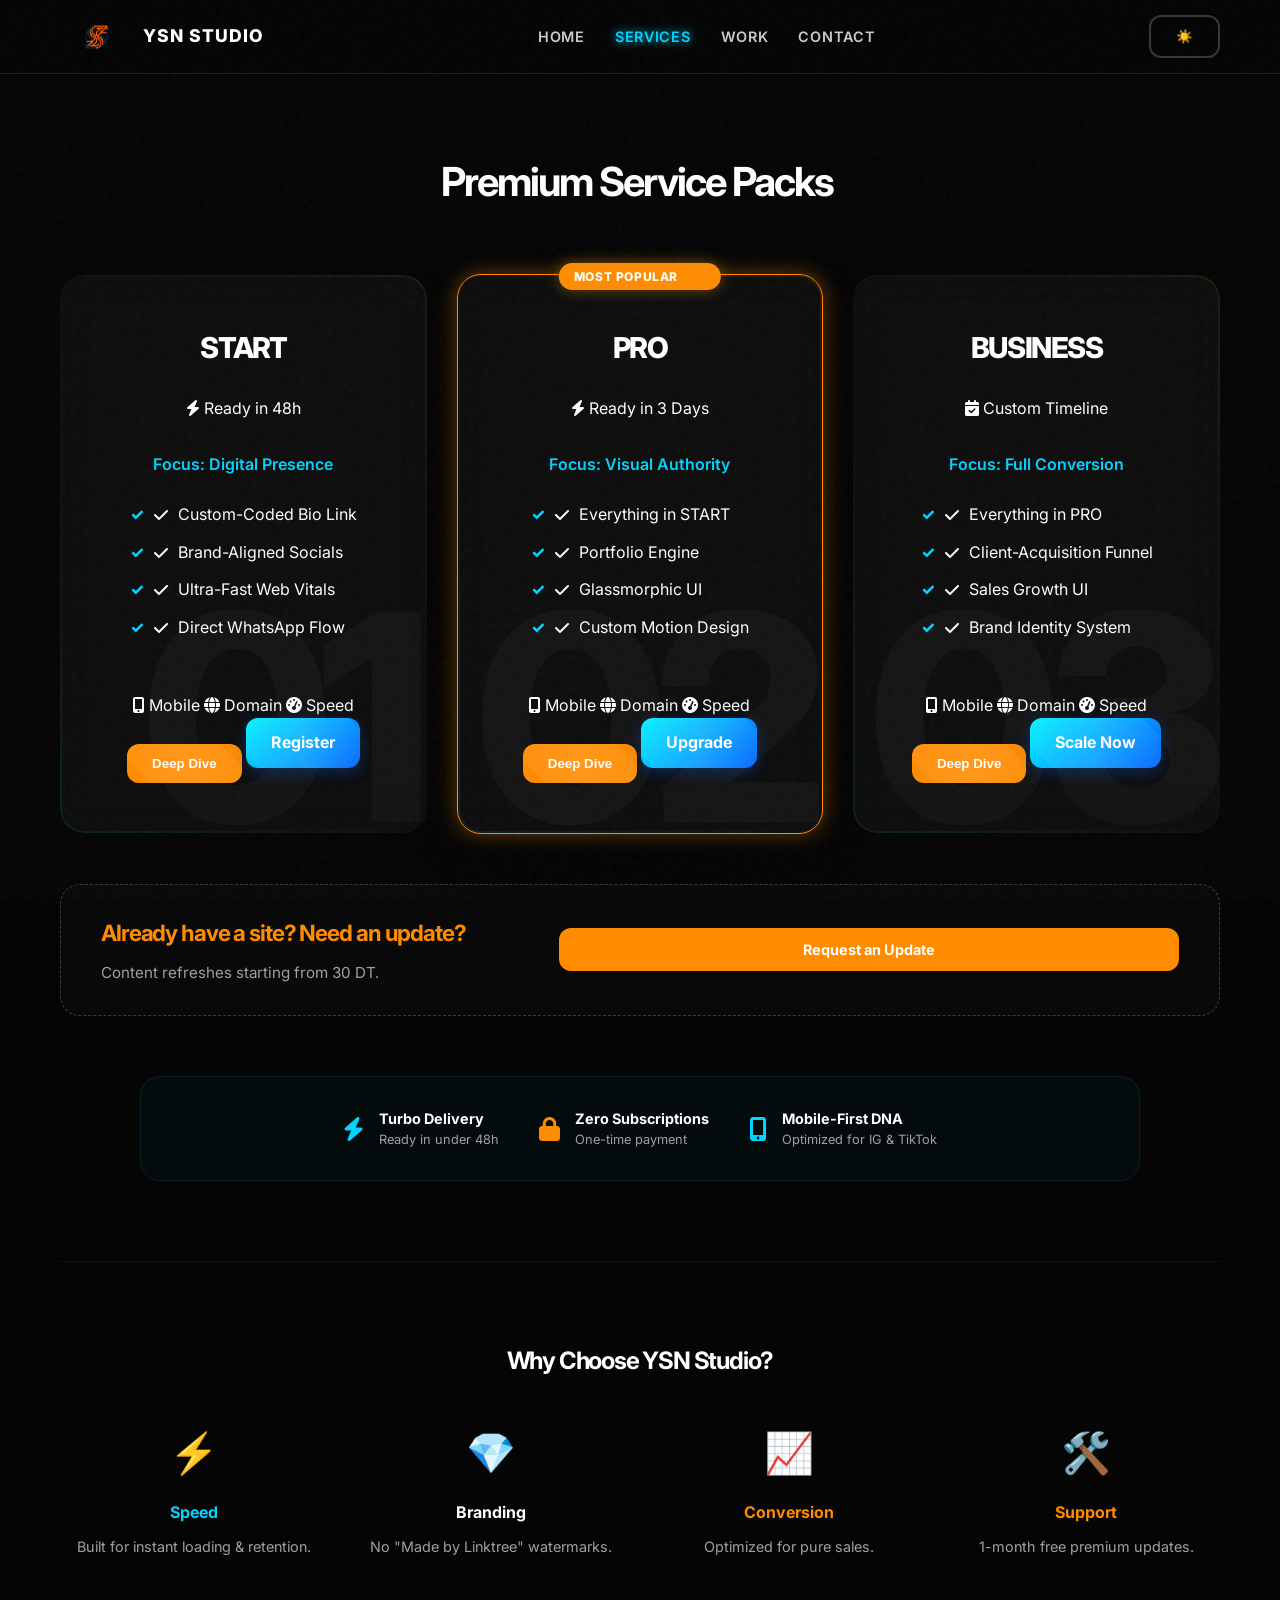
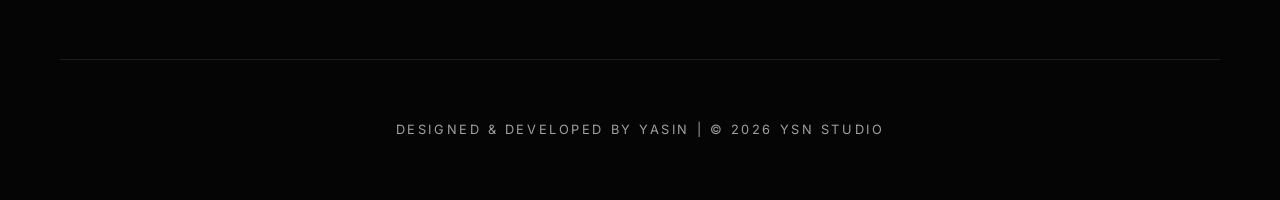
<file: bio link/packs.html>
<!DOCTYPE html>
<html lang="en">

<head>
    <meta charset="UTF-8">
    <meta name="viewport" content="width=device-width, initial-scale=1.0">
    <title>Packs | YSN STUDIO</title>
    <link rel="stylesheet" href="style.css">
    <link href="https://fonts.googleapis.com/css2?family=Inter:wght@300;400;600;700;800&display=swap" rel="stylesheet">
    <link rel="stylesheet" href="https://cdnjs.cloudflare.com/ajax/libs/font-awesome/6.5.1/css/all.min.css">
</head>

<body class="dark-mode reveal">

    <!-- Premium Navbar (Multi-Page Sync) -->
    <nav class="navbar">
        <div class="nav-container">
            <a href="index.html" class="nav-brand"
                style="display: flex; align-items: center; gap: 10px; text-decoration: none;">
                <img src="logo.png" alt="YSN STUDIO" style="height: 40px; width: auto; display: block;">
                <span style="font-weight: 800; font-size: 1.1rem; color: #fff;">YSN STUDIO</span>
            </a>
            <ul class="nav-links">
                <li><a href="index.html#top">Home</a></li>
                <li><a href="packs.html" class="active-link">Services</a></li>
                <li><a href="work.html">Work</a></li>
                <li><a href="contact.html">Contact</a></li>
            </ul>
            <div class="nav-actions">
                <button id="theme-toggle" class="theme-btn" aria-label="Toggle Theme">
                    <span class="icon-sun">☀️</span>
                    <span class="icon-moon">🌙</span>
                </button>
                <div class="menu-toggle" id="mobile-menu">
                    <span class="bar"></span>
                    <span class="bar"></span>
                    <span class="bar"></span>
                </div>
            </div>
        </div>
    </nav>

    <div class="main-wrapper">
        <!-- Service Packs -->
        <section id="services" class="services section-padding" style="padding-top: 150px;">
            <h1 class="section-title reveal">Premium Service <span class="highlight-orange">Packs</span></h1>

            <div class="packs-grid">
                <!-- Pack 01: START -->
                <article class="pack-card reveal">
                    <span class="pack-number">01</span>
                    <div class="pack-details">
                        <div class="pack-header">
                            <div>
                                <h3 class="pack-name">START</h3>
                                <div class="deliverables-badge">
                                    <i class="fas fa-bolt"></i> Ready in 48h
                                </div>
                            </div>
                        </div>

                        <p class="pack-focus">Focus: Digital Presence</p>

                        <ul class="pack-features">
                            <li><i class="fas fa-check"></i> Custom-Coded Bio Link</li>
                            <li><i class="fas fa-check"></i> Brand-Aligned Socials</li>
                            <li><i class="fas fa-check"></i> Ultra-Fast Web Vitals</li>
                            <li><i class="fas fa-check"></i> Direct WhatsApp Flow</li>
                        </ul>

                        <div class="comparison-row">
                            <span title="Mobile Responsive"><i class="fas fa-mobile-alt"></i> Mobile</span>
                            <span title="Custom Domain"><i class="fas fa-globe"></i> Domain</span>
                            <span title="Speed Optimized"><i class="fas fa-tachometer-alt"></i> Speed</span>
                        </div>

                        <div class="pack-footer">
                            <button class="btn-secondary deep-dive-btn" data-pack="start">Deep Dive</button>
                            <a href="https://wa.me/21653282876?text=Hi%20Yasin%2C%20I'm%20interested%20in%20the%20START%20Pack."
                                class="btn-primary">Register</a>
                        </div>
                    </div>
                </article>

                <!-- Pack 02: PRO -->
                <article class="pack-card popular reveal">
                    <div class="popular-badge">Most Popular</div>
                    <span class="pack-number">02</span>
                    <div class="pack-details">
                        <div class="pack-header">
                            <div>
                                <h3 class="pack-name">PRO</h3>
                                <div class="deliverables-badge">
                                    <i class="fas fa-bolt"></i> Ready in 3 Days
                                </div>
                            </div>
                        </div>

                        <p class="pack-focus">Focus: Visual Authority</p>

                        <ul class="pack-features">
                            <li><i class="fas fa-check"></i> Everything in START</li>
                            <li><i class="fas fa-check"></i> Portfolio Engine</li>
                            <li><i class="fas fa-check"></i> Glassmorphic UI</li>
                            <li><i class="fas fa-check"></i> Custom Motion Design</li>
                        </ul>

                        <div class="comparison-row">
                            <span title="Mobile Responsive"><i class="fas fa-mobile-alt"></i> Mobile</span>
                            <span title="Custom Domain"><i class="fas fa-globe"></i> Domain</span>
                            <span title="Speed Optimized"><i class="fas fa-tachometer-alt"></i> Speed</span>
                        </div>

                        <div class="pack-footer">
                            <button class="btn-secondary deep-dive-btn" data-pack="pro">Deep Dive</button>
                            <a href="https://wa.me/21653282876?text=Hi%20Yasin%2C%20I%20want%20to%20upgrade%20my%20brand%20with%20the%20PRO%20Pack."
                                class="btn-primary">Upgrade</a>
                        </div>
                    </div>
                </article>

                <!-- Pack 03: BUSINESS -->
                <article class="pack-card reveal">
                    <span class="pack-number">03</span>
                    <div class="pack-details">
                        <div class="pack-header">
                            <div>
                                <h3 class="pack-name">BUSINESS</h3>
                                <div class="deliverables-badge">
                                    <i class="fas fa-calendar-check"></i> Custom Timeline
                                </div>
                            </div>
                        </div>

                        <p class="pack-focus">Focus: Full Conversion</p>

                        <ul class="pack-features">
                            <li><i class="fas fa-check"></i> Everything in PRO</li>
                            <li><i class="fas fa-check"></i> Client-Acquisition Funnel</li>
                            <li><i class="fas fa-check"></i> Sales Growth UI</li>
                            <li><i class="fas fa-check"></i> Brand Identity System</li>
                        </ul>

                        <div class="comparison-row">
                            <span title="Mobile Responsive"><i class="fas fa-mobile-alt"></i> Mobile</span>
                            <span title="Custom Domain"><i class="fas fa-globe"></i> Domain</span>
                            <span title="Speed Optimized"><i class="fas fa-tachometer-alt"></i> Speed</span>
                        </div>

                        <div class="pack-footer">
                            <button class="btn-secondary deep-dive-btn" data-pack="business">Deep Dive</button>
                            <a href="https://wa.me/21653282876?text=Hi%20Yasin%2C%20I%20need%20the%20full%20BUSINESS%20Pack."
                                class="btn-primary">Scale Now</a>
                        </div>
                    </div>
                </article>
            </div>

            <!-- Maintenance/Update Add-On -->
            <div class="maintenance-banner reveal"
                style="display: flex; flex-wrap: wrap; justify-content: space-between; align-items: center; gap: 20px; margin-top: 50px; padding: 30px 40px; background: rgba(255, 255, 255, 0.02); border: 1px dashed rgba(255, 255, 255, 0.2); border-radius: 20px; width: 100%; box-sizing: border-box;">
                <div style="flex: 1; min-width: 250px;">
                    <h3 style="margin: 0 0 10px 0; color: var(--accent-orange); font-size: 1.4rem;">Already have a site?
                        Need an update?</h3>
                    <p style="margin: 0; color: var(--secondary-text); font-size: 0.95rem;">Content refreshes starting
                        from 30 DT.</p>
                </div>
                <div
                    style="text-align: right; display: flex; flex-direction: column; gap: 10px; align-items: center; min-width: 200px; flex-grow: 1;">
                    <a href="https://wa.me/21653282876?text=Hi%20Yasin%2C%20I%20have%20a%20site%20and%20need%20the%20Maintenance%20Update%20Service."
                        class="btn-secondary"
                        style="padding: 10px 25px; font-size: 0.9rem; white-space: nowrap; width: 100%; text-align: center; box-sizing: border-box;">Request
                        an Update</a>
                </div>
            </div>

            <!-- The 24h Promise Trust Bar -->
            <div class="trust-bar reveal"
                style="display: flex; flex-wrap: wrap; justify-content: center; gap: 40px; margin-top: 60px; padding: 30px; background: rgba(0, 212, 255, 0.03); border: 1px solid rgba(0, 212, 255, 0.1); border-radius: 20px; max-width: 1000px; margin-left: auto; margin-right: auto;">
                <div style="display: flex; align-items: center; gap: 15px;">
                    <i class="fas fa-bolt" style="font-size: 1.5rem; color: var(--accent-blue);"></i>
                    <div style="text-align: left;">
                        <h4 style="margin: 0; font-size: 0.9rem; color: var(--text-color);">Turbo Delivery</h4>
                        <p style="margin: 0; font-size: 0.8rem; color: var(--secondary-text);">Ready in under 48h</p>
                    </div>
                </div>
                <div style="display: flex; align-items: center; gap: 15px;">
                    <i class="fas fa-lock" style="font-size: 1.5rem; color: var(--accent-orange);"></i>
                    <div style="text-align: left;">
                        <h4 style="margin: 0; font-size: 0.9rem; color: var(--text-color);">Zero Subscriptions</h4>
                        <p style="margin: 0; font-size: 0.8rem; color: var(--secondary-text);">One-time payment</p>
                    </div>
                </div>
                <div style="display: flex; align-items: center; gap: 15px;">
                    <i class="fas fa-mobile-alt" style="font-size: 1.5rem; color: var(--accent-blue);"></i>
                    <div style="text-align: left;">
                        <h4 style="margin: 0; font-size: 0.9rem; color: var(--text-color);">Mobile-First DNA</h4>
                        <p style="margin: 0; font-size: 0.8rem; color: var(--secondary-text);">Optimized for IG & TikTok
                        </p>
                    </div>
                </div>
            </div>

            <!-- Why Choose YSN Section -->
            <section class="why-ysn reveal"
                style="border-top: 1px solid rgba(255,255,255,0.05); margin-top: 80px; padding-top: 80px;">
                <h3 style="text-align: center; margin-bottom: 40px; font-size: 1.5rem;">Why Choose YSN Studio?</h3>
                <div
                    style="display: grid; grid-template-columns: repeat(auto-fit, minmax(200px, 1fr)); gap: 30px; text-align: center;">
                    <div class="reveal">
                        <div style="font-size: 2.5rem; margin-bottom: 15px;">⚡</div>
                        <h4 style="margin-bottom: 10px; color: var(--accent-blue);">Speed</h4>
                        <p style="font-size: 0.9rem; color: var(--secondary-text);">Built for instant loading &
                            retention.</p>
                    </div>
                    <div class="reveal">
                        <div style="font-size: 2.5rem; margin-bottom: 15px;">💎</div>
                        <h4 style="margin-bottom: 10px; color: var(--text-color);">Branding</h4>
                        <p style="font-size: 0.9rem; color: var(--secondary-text);">No "Made by Linktree" watermarks.
                        </p>
                    </div>
                    <div class="reveal">
                        <div style="font-size: 2.5rem; margin-bottom: 15px;">📈</div>
                        <h4 style="margin-bottom: 10px; color: var(--accent-orange);">Conversion</h4>
                        <p style="font-size: 0.9rem; color: var(--secondary-text);">Optimized for pure sales.</p>
                    </div>
                    <div class="reveal">
                        <div style="font-size: 2.5rem; margin-bottom: 15px;">🛠️</div>
                        <h4 style="margin-bottom: 10px; color: var(--accent-orange);">Support</h4>
                        <p style="font-size: 0.9rem; color: var(--secondary-text);">1-month free premium updates.</p>
                    </div>
                </div>
            </section>
        </section>

        <!-- Mobile Sticky CTA -->
        <a href="https://wa.me/21653282876" class="mobile-sticky-cta reveal">
            <i class="fab fa-whatsapp"></i> Chat on WhatsApp
        </a>

        <footer class="footer">
            <p>Designed & Developed by Yasin | © 2026 YSN STUDIO</p>
        </footer>
    </div>

    <!-- Pack Deep Dive Modal -->
    <div id="pack-modal" class="modal-overlay">
        <div class="modal-content glass">
            <button class="modal-close">&times;</button>
            <div id="modal-body">
                <!-- Data will be injected via JS -->
            </div>
        </div>
    </div>

    <script src="script.js"></script>
    <script>
        // Modal Logic
        const modal = document.getElementById('pack-modal');
        const modalBody = document.getElementById('modal-body');
        const closeBtn = document.querySelector('.modal-close');

        const packDetails = {
            start: {
                title: 'START Pack <span class="highlight-blue">Digital Presence</span>',
                desc: 'The perfect entry point for creators and small businesses who need a professional touch without the complexity of a multi-page site.',
                features: [
                    'Custom Bio Link (Identity optimized)',
                    'WhatsApp Direct Integration',
                    'Mobile-First Responsive Design',
                    'High Performance (Lightspeed load)',
                    '1 Revision Round'
                ]
            },
            pro: {
                title: 'PRO Pack <span class="highlight-orange">Visual Authority</span>',
                desc: 'Designed for professionals who want to stand out with premium visual storytelling and custom motion effects.',
                features: [
                    'Full Personal Branding Strategy',
                    'Interactive Portfolio Engine',
                    'Advanced Glassmorphic UI',
                    'Custom Motion & Reveal Animations',
                    '3 Revision Rounds'
                ]
            },
            business: {
                title: 'BUSINESS Pack <span class="highlight-blue">Full Conversion</span>',
                desc: 'A complete studio solution for businesses ready to dominate their market with high-conversion funnels and a robust identity system.',
                features: [
                    'High-Density Conversion Funnel',
                    'Custom Brand Identity System',
                    'Priority 48h Support Architecture',
                    'Strategy & Deployment Call',
                    'Unlimited Revisions (Until Launch)'
                ]
            }
        };

        document.querySelectorAll('.deep-dive-btn').forEach(btn => {
            btn.addEventListener('click', () => {
                const pack = packDetails[btn.dataset.pack];
                modalBody.innerHTML = `
                    <h2 style="margin-bottom: 15px; font-size: 2rem;">${pack.title}</h2>
                    <p style="color: var(--secondary-text); margin-bottom: 25px; line-height: 1.6;">${pack.desc}</p>
                    <h4 style="margin-bottom: 15px; color: #fff;">Key Deliverables:</h4>
                    <ul style="list-style: none; padding: 0; margin-bottom: 30px;">
                        ${pack.features.map(f => `<li style="margin-bottom: 10px; display: flex; align-items: center; gap: 10px;">
                            <i class="fas fa-check-circle" style="color: var(--accent-blue);"></i> ${f}
                        </li>`).join('')}
                    </ul>
                    <div style="padding-top: 20px; border-top: 1px solid rgba(255,255,255,0.1); display: flex; justify-content: flex-end; align-items: center;">
                        <a href="https://wa.me/21653282876?text=I%20reviewed%20the%20${btn.dataset.pack.toUpperCase()}%20Deep%20Dive%20and%20want%20to%20start." class="btn-primary" style="padding: 10px 25px; border-radius: 12px; text-decoration: none; color: #fff;">Get Started</a>
                    </div>
                `;
                modal.classList.add('active');
                document.body.style.overflow = 'hidden';
            });
        });

        const closeModal = () => {
            modal.classList.remove('active');
            document.body.style.overflow = 'auto';
        };

        closeBtn.addEventListener('click', closeModal);
        window.addEventListener('click', (e) => {
            if (e.target === modal) closeModal();
        });
    </script>
</body>

</html>
</file>
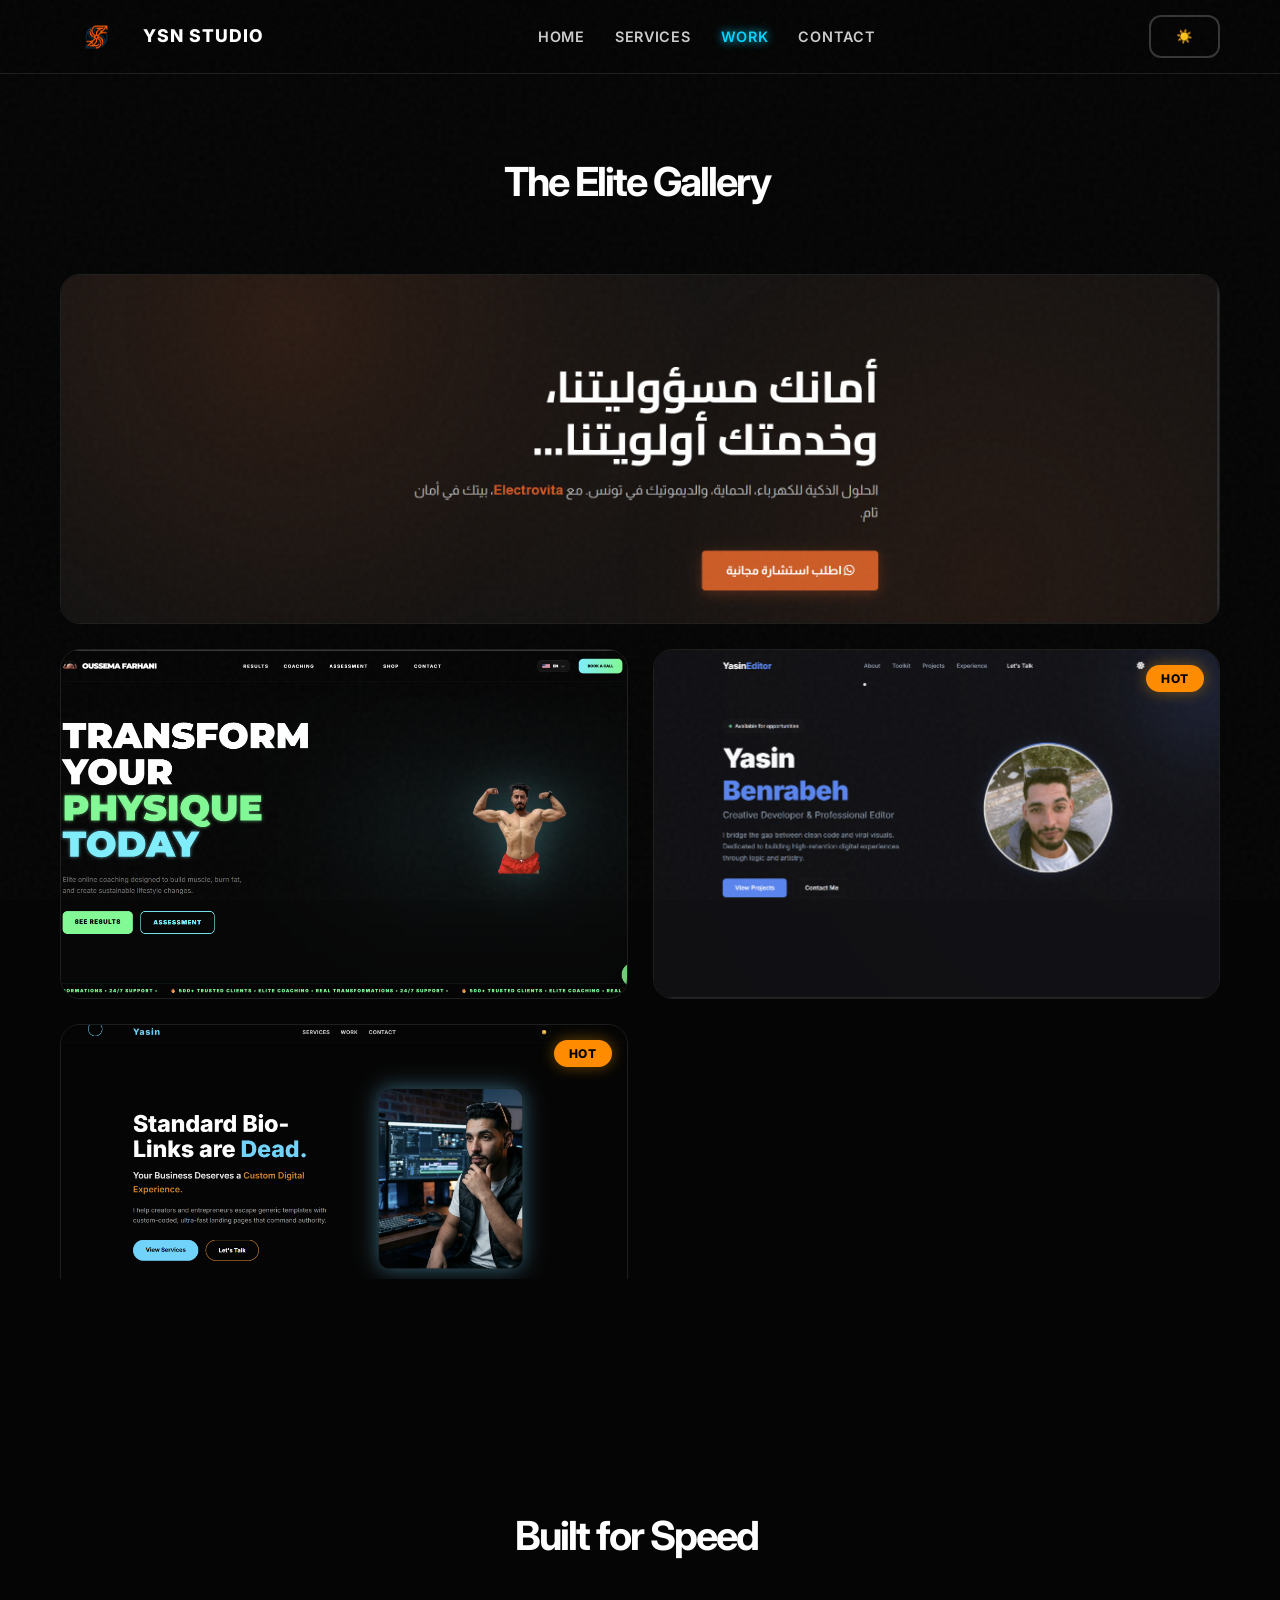
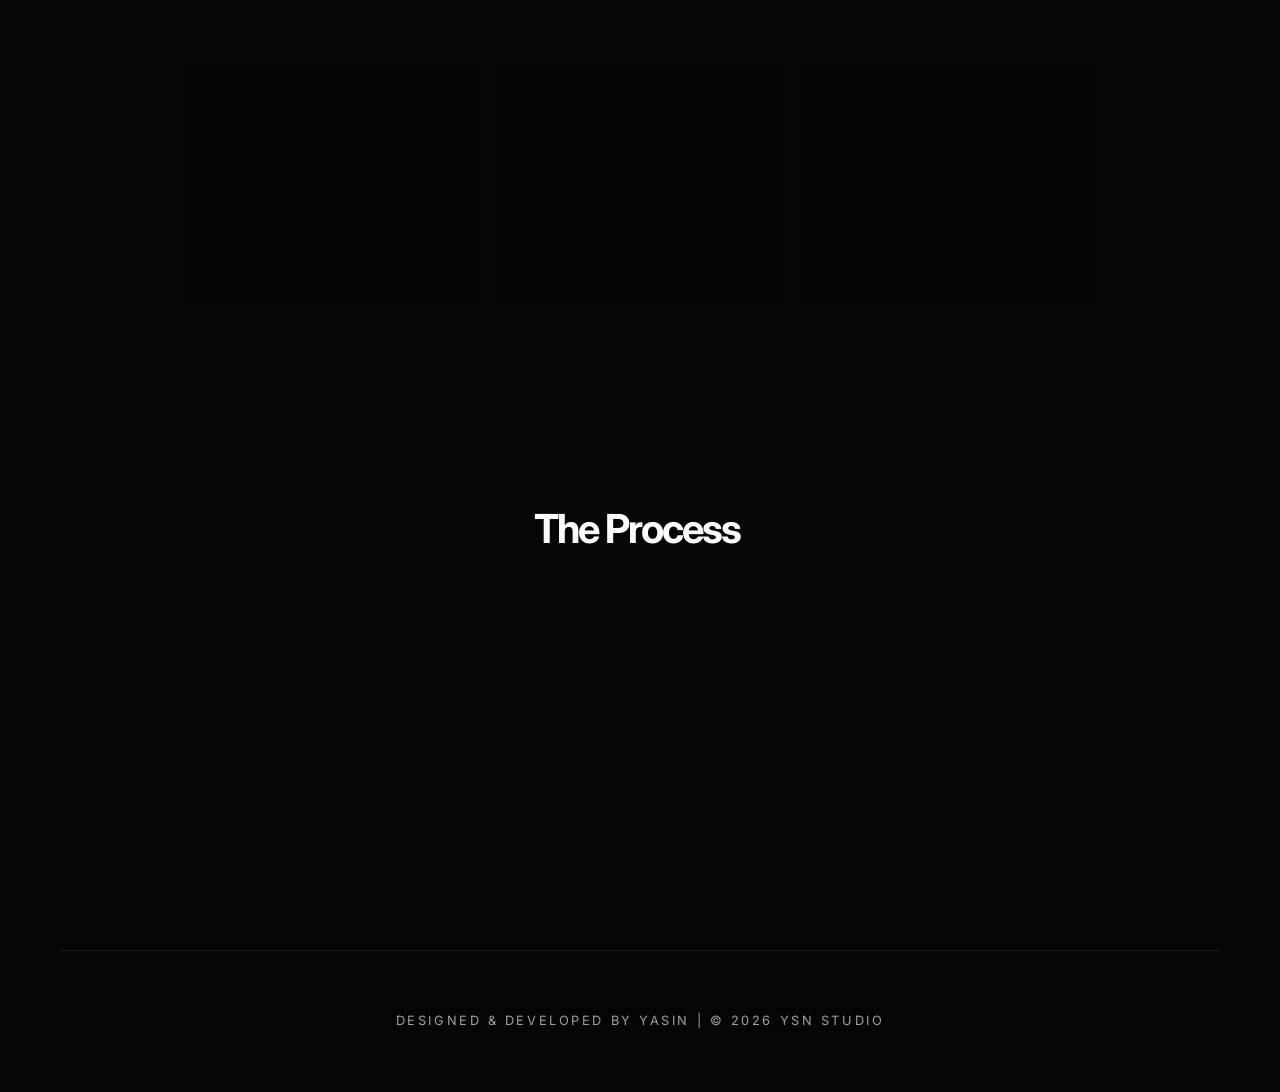
<file: bio link/work.html>
<!DOCTYPE html>
<html lang="en">

<head>
    <meta charset="UTF-8">
    <meta name="viewport" content="width=device-width, initial-scale=1.0">
    <title>Work Gallery | YSN STUDIO</title>

    <!-- SEO & Theme -->
    <meta name="theme-color" content="#050505">

    <!-- CSS & Fonts -->
    <link rel="stylesheet" href="style.css">
    <link href="https://fonts.googleapis.com/css2?family=Inter:wght@300;400;600;700;800&display=swap" rel="stylesheet">
    <link rel="stylesheet" href="https://cdnjs.cloudflare.com/ajax/libs/font-awesome/6.5.1/css/all.min.css">
</head>

<body class="dark-mode">
    <!-- Premium Navbar (Multi-Page Sync) -->
    <nav class="navbar">
        <div class="nav-container">
            <a href="index.html" class="nav-brand"
                style="display: flex; align-items: center; gap: 10px; text-decoration: none;">
                <img src="logo.png" alt="YSN STUDIO" style="height: 40px; width: auto; display: block;">
                <span style="font-weight: 800; font-size: 1.1rem; color: #fff;">YSN STUDIO</span>
            </a>
            <ul class="nav-links">
                <li><a href="index.html#top">Home</a></li>
                <li><a href="packs.html">Services</a></li>
                <li><a href="work.html" class="active-link">Work</a></li>
                <li><a href="contact.html">Contact</a></li>
            </ul>
            <div class="nav-actions">
                <button id="theme-toggle" class="theme-btn" aria-label="Toggle Theme">
                    <span class="icon-sun">☀️</span>
                    <span class="icon-moon">🌙</span>
                </button>
                <div class="menu-toggle" id="mobile-menu">
                    <span class="bar"></span>
                    <span class="bar"></span>
                    <span class="bar"></span>
                </div>
            </div>
        </div>
    </nav>

    <div class="main-wrapper">
        <section class="section-padding" style="padding-top: 150px;">
            <h1 class="section-title reveal" style="margin-bottom: 60px;">The <span
                    class="highlight-orange">Elite</span> Gallery</h1>

            <div class="work-grid">
                <!-- Project 1: FEATURED -->
                <div class="work-item reveal stagger-1" style="grid-column: span 2;">
                    <img src="electrovita.png" alt="Electrovita" class="work-img">
                    <div class="work-overlay" style="justify-content: flex-end; padding: 30px;">
                        <h3 style="text-align: left; font-size: 1.4rem; margin-bottom: 20px;">Electrovita | Corporate UI
                        </h3>
                        <a href="work.html" class="view-project-btn" style="align-self: flex-start;">View Project</a>
                    </div>
                </div>
                <!-- Project 2 -->
                <div class="work-item reveal stagger-2">
                    <img src="oussema.png" alt="Oussema Farhani" class="work-img">
                    <div class="work-overlay" style="justify-content: flex-end; padding: 25px;">
                        <h3 style="text-align: left; font-size: 1.15rem; margin-bottom: 15px;">Oussema Farhani |
                            Coaching Brand</h3>
                        <a href="https://coaching-services.netlify.app/#" class="view-project-btn"
                            style="align-self: flex-start;">View Project</a>
                    </div>
                </div>
                <!-- Project 3 -->
                <div class="work-item reveal stagger-3">
                    <span class="hot-badge">Hot</span>
                    <img src="zack.png" alt="ZACK" class="work-img">
                    <div class="work-overlay" style="justify-content: flex-end; padding: 25px;">
                        <h3 style="text-align: left; font-size: 1.15rem; margin-bottom: 15px;">ZACK | Streetwear
                            Identity</h3>
                        <a href="https://yasin-portfilio.netlify.app/" class="view-project-btn"
                            style="align-self: flex-start;">View Project</a>
                    </div>
                </div>
                <!-- Project 4 -->
                <div class="work-item reveal stagger-4">
                    <span class="hot-badge">Hot</span>
                    <img src="oryx.png" alt="ORYX" class="work-img">
                    <div class="work-overlay" style="justify-content: flex-end; padding: 25px;">
                        <h3 style="text-align: left; font-size: 1.15rem; margin-bottom: 15px;">ORYX | Luxury Visual
                            Identity</h3>
                        <a href="work.html" class="view-project-btn" style="align-self: flex-start;">View Project</a>
                    </div>
                </div>
            </div>
        </section>

        <!-- Built for Speed: Tech Stack Section -->
        <section class="section-padding reveal" style="padding-top: 30px;">
            <h2 class="section-title" style="text-align: center; margin-bottom: 15px;">Built for <span
                    class="highlight-orange">Speed</span></h2>
            <p style="text-align: center; color: var(--secondary-text); margin-bottom: 60px; font-size: 1rem;">Every
                project is engineered, not just designed.</p>
            <div
                style="display: grid; grid-template-columns: repeat(auto-fit, minmax(min(100%, 260px), 1fr)); gap: 25px; max-width: 900px; margin: 0 auto;">
                <div class="glass reveal"
                    style="padding: 35px 25px; border-radius: 20px; text-align: center; border: 1px solid rgba(255,255,255,0.06);">
                    <div style="font-size: 2.5rem; margin-bottom: 15px;">🚀</div>
                    <h3 style="font-size: 1.8rem; font-weight: 900; color: var(--accent-blue); margin-bottom: 8px;">
                        99<span style="font-size: 1rem; color: var(--secondary-text);">/100</span></h3>
                    <p style="color: var(--secondary-text); font-size: 0.9rem; margin: 0;">Google Speed Score</p>
                </div>
                <div class="glass reveal"
                    style="padding: 35px 25px; border-radius: 20px; text-align: center; border: 1px solid rgba(255,255,255,0.06);">
                    <div style="font-size: 2.5rem; margin-bottom: 15px;">📱</div>
                    <h3 style="font-size: 1.8rem; font-weight: 900; color: var(--accent-orange); margin-bottom: 8px;">
                        100<span style="font-size: 1rem; color: var(--secondary-text);">%</span></h3>
                    <p style="color: var(--secondary-text); font-size: 0.9rem; margin: 0;">Mobile-First Indexing</p>
                </div>
                <div class="glass reveal"
                    style="padding: 35px 25px; border-radius: 20px; text-align: center; border: 1px solid rgba(255,255,255,0.06);">
                    <div style="font-size: 2.5rem; margin-bottom: 15px;">🛠️</div>
                    <h3 style="font-size: 1.8rem; font-weight: 900; color: var(--accent-blue); margin-bottom: 8px;">
                        Clean</h3>
                    <p style="color: var(--secondary-text); font-size: 0.9rem; margin: 0;">Code Architecture</p>
                </div>
            </div>
        </section>

        <!-- The Process Timeline -->
        <section class="section-padding reveal">
            <h2 class="section-title" style="text-align: center; margin-bottom: 15px;">The <span
                    class="highlight-orange">Process</span></h2>
            <p style="text-align: center; color: var(--secondary-text); margin-bottom: 70px; font-size: 1rem;">From
                first contact to live — a seamless 4-step engineering flow.</p>

            <div
                style="display: flex; flex-wrap: wrap; justify-content: center; align-items: flex-start; gap: 0; max-width: 900px; margin: 0 auto; position: relative;">
                <!-- Connector line (desktop only) -->
                <div style="position: absolute; top: 28px; left: calc(12.5% + 10px); right: calc(12.5% + 10px); height: 2px; background: linear-gradient(90deg, var(--accent-blue), var(--accent-orange), var(--accent-blue)); opacity: 0.3; pointer-events: none;"
                    class="desktop-line"></div>

                <!-- Step 1 -->
                <div style="flex: 1; min-width: 160px; max-width: 220px; text-align: center; padding: 0 15px 30px;">
                    <div
                        style="width: 56px; height: 56px; border-radius: 50%; background: rgba(0,212,255,0.1); border: 2px solid var(--accent-blue); display: flex; align-items: center; justify-content: center; margin: 0 auto 20px; font-size: 1.3rem; box-shadow: 0 0 20px rgba(0,212,255,0.2);">
                        01</div>
                    <h4 style="color: var(--text-color); font-size: 1rem; margin-bottom: 8px;">Brief</h4>
                    <p style="color: var(--secondary-text); font-size: 0.82rem; line-height: 1.5; margin: 0;">Defining
                        your brand DNA & core goals.</p>
                </div>

                <!-- Step 2 -->
                <div style="flex: 1; min-width: 160px; max-width: 220px; text-align: center; padding: 0 15px 30px;">
                    <div
                        style="width: 56px; height: 56px; border-radius: 50%; background: rgba(255,140,0,0.1); border: 2px solid var(--accent-orange); display: flex; align-items: center; justify-content: center; margin: 0 auto 20px; font-size: 1.3rem; box-shadow: 0 0 20px rgba(255,140,0,0.2);">
                        02</div>
                    <h4 style="color: var(--text-color); font-size: 1rem; margin-bottom: 8px;">Design</h4>
                    <p style="color: var(--secondary-text); font-size: 0.82rem; line-height: 1.5; margin: 0;">Premium UI
                        mockups crafted pixel by pixel.</p>
                </div>

                <!-- Step 3 -->
                <div style="flex: 1; min-width: 160px; max-width: 220px; text-align: center; padding: 0 15px 30px;">
                    <div
                        style="width: 56px; height: 56px; border-radius: 50%; background: rgba(0,212,255,0.1); border: 2px solid var(--accent-blue); display: flex; align-items: center; justify-content: center; margin: 0 auto 20px; font-size: 1.3rem; box-shadow: 0 0 20px rgba(0,212,255,0.2);">
                        03</div>
                    <h4 style="color: var(--text-color); font-size: 1rem; margin-bottom: 8px;">Code</h4>
                    <p style="color: var(--secondary-text); font-size: 0.82rem; line-height: 1.5; margin: 0;">Clean,
                        fast architecture — no templates.</p>
                </div>

                <!-- Step 4 -->
                <div style="flex: 1; min-width: 160px; max-width: 220px; text-align: center; padding: 0 15px 30px;">
                    <div
                        style="width: 56px; height: 56px; border-radius: 50%; background: rgba(255,140,0,0.1); border: 2px solid var(--accent-orange); display: flex; align-items: center; justify-content: center; margin: 0 auto 20px; font-size: 1.3rem; box-shadow: 0 0 20px rgba(255,140,0,0.2);">
                        04</div>
                    <h4 style="color: var(--text-color); font-size: 1rem; margin-bottom: 8px;">Launch</h4>
                    <p style="color: var(--secondary-text); font-size: 0.82rem; line-height: 1.5; margin: 0;">Live in
                        under 48h. Instant impact.</p>
                </div>
            </div>
        </section>

        <footer class="footer">
            <p>Designed & Developed by Yasin | © 2026 YSN STUDIO</p>
        </footer>
    </div>

    <!-- Custom Cursor & Logic -->
    <script src="script.js"></script>
</body>

</html>
</file>
<file: bio link/style.css>
:root {
    /* Cyber-Noir Dark Mode */
    --bg-color: #050505;
    --text-color: #ffffff;
    --accent-blue: #00d4ff;
    --accent-orange: #ff8c00;
    --nav-bg: rgba(5, 5, 5, 0.8);
    --card-bg: rgba(20, 20, 20, 0.6);
    --border-color: rgba(255, 255, 255, 0.1);
    --secondary-text: #a0a0a0;
    --glass-blur: blur(15px);
    --btn-primary-bg: var(--accent-blue);
    --btn-secondary-border: var(--accent-orange);
    --glow-color: rgba(0, 212, 255, 0.3);
}

body.light-mode {
    --bg-color: #ffffff;
    --text-color: #050505;
    --accent-blue: #0076ff;
    --accent-orange: #ff5e00;
    --nav-bg: rgba(255, 255, 255, 0.8);
    --card-bg: rgba(245, 245, 245, 0.8);
    --border-color: rgba(0, 0, 0, 0.1);
    --secondary-text: #666666;
    --glow-color: rgba(0, 118, 255, 0.1);
}

* {
    margin: 0;
    padding: 0;
    box-sizing: border-box;
    transition: background-color 0.5s ease, color 0.5s ease, border-color 0.5s ease, backdrop-filter 0.5s ease;
}

html {
    scroll-behavior: smooth;
}

body {
    background-color: var(--bg-color);
    color: var(--text-color);
    font-family: 'Inter', sans-serif;
    line-height: 1.6;
    overflow-x: hidden;
}

a,
button,
.social-card,
.pack-card,
.theme-btn {
    cursor: pointer;
}

.main-wrapper {
    max-width: 1200px;
    margin: 0 auto;
    padding: 0 20px;
}

/* Navbar */
.navbar {
    position: fixed;
    top: 0;
    left: 0;
    width: 100%;
    z-index: 1000;
    background-color: var(--nav-bg);
    backdrop-filter: var(--glass-blur);
    border-bottom: 1px solid var(--border-color);
    padding: 15px 0;
}

.nav-container {
    max-width: 1200px;
    margin: 0 auto;
    padding: 0 20px;
    display: flex;
    justify-content: space-between;
    align-items: center;
}

.nav-brand {
    font-size: 1.5rem;
    font-weight: 800;
    letter-spacing: 0.1em;
    color: var(--accent-blue);
}

.nav-links {
    display: flex;
    list-style: none;
    gap: 30px;
}

.nav-links img {
    height: 20px;
    transition: 0.3s;
}

.nav-links a {
    text-decoration: none;
    color: var(--text-color);
    font-weight: 600;
    font-size: 0.9rem;
    text-transform: uppercase;
    letter-spacing: 0.05em;
    opacity: 0.8;
    transition: all 0.3s ease;
}

.nav-links a:hover,
.nav-links a.active-link {
    opacity: 1;
    color: var(--accent-blue);
    text-shadow: 0 0 10px var(--accent-blue);
}

.theme-btn {
    background: none;
    border: 1px solid var(--border-color);
    color: var(--text-color);
    padding: 8px;
    border-radius: 50%;
    cursor: pointer;
    display: flex;
    align-items: center;
    justify-content: center;
    transition: all 0.3s ease;
}

.light-mode .theme-btn {
    border-color: #333;
    color: #333;
}

.dark-mode .theme-btn {
    border-color: rgba(255, 255, 255, 0.2);
    color: #fff;
}

.light-mode .icon-sun {
    display: none;
}

.dark-mode .icon-moon {
    display: none;
}

/* Mobile Navbar Toggle (3-span Hamburger) */
.nav-actions {
    display: flex;
    align-items: center;
    gap: 15px;
}

/* Mobile Navbar Toggle (3-span Hamburger) */
.menu-toggle {
    display: none;
    cursor: pointer;
    flex-direction: column;
    justify-content: space-between;
    height: 18px;
    width: 24px;
    z-index: 10000;
    position: relative;
}

.menu-toggle .bar {
    height: 3px;
    width: 100%;
    background-color: #fff;
    border-radius: 2px;
    transition: all 0.3s ease-in-out;
}

@media screen and (max-width: 768px) {
    .menu-toggle {
        display: flex;
    }

    .nav-links {
        position: fixed;
        right: -100%;
        top: 0;
        width: 80%;
        height: 100vh;
        background: #050505;
        display: flex !important;
        flex-direction: column !important;
        align-items: center;
        justify-content: center;
        gap: 30px;
        z-index: 9999;
        transition: 0.5s cubic-bezier(0.77, 0.2, 0.05, 1.0);
        padding: 0;
        border: none;
    }

    .nav-links li {
        width: 100%;
        text-align: center;
    }

    .nav-links li a {
        color: #fff !important;
        font-size: 1.8rem;
        font-weight: 700;
        display: block;
        opacity: 1;
        visibility: visible;
        transition: 0.3s;
    }

    .nav-links li a:hover {
        color: var(--accent-blue) !important;
        text-shadow: 0 0 15px var(--accent-blue);
    }

    .nav-links.nav-active {
        right: 0 !important;
    }

    /* Hamburger to X Animation */
    .menu-toggle.toggle-animation .bar:nth-child(1) {
        transform: translateY(7.5px) rotate(45deg);
    }

    .menu-toggle.toggle-animation .bar:nth-child(2) {
        opacity: 0;
    }

    .menu-toggle.toggle-animation .bar:nth-child(3) {
        transform: translateY(-7.5px) rotate(-45deg);
    }
}

/* Hero Section */
.hero {
    min-height: 100vh;
    display: flex;
    align-items: center;
    justify-content: space-between;
    padding-top: 100px;
    gap: 50px;
}

.hero-content {
    flex: 1;
}

.hero-title {
    font-size: 4rem;
    font-weight: 800;
    line-height: 1.1;
    margin-bottom: 20px;
}

.highlight-blue {
    color: var(--accent-blue);
}

.highlight-orange {
    color: var(--accent-orange);
}

.hero-subtitle {
    font-size: 1.5rem;
    font-weight: 600;
    margin-bottom: 25px;
    opacity: 0.9;
}

.hero-desc {
    font-size: 1.1rem;
    color: var(--secondary-text);
    margin-bottom: 40px;
    max-width: 550px;
}

.hero-cta {
    display: flex;
    gap: 20px;
}

.btn-primary {
    background-color: var(--accent-blue);
    color: #000;
    text-decoration: none;
    padding: 15px 35px;
    border-radius: 50px;
    font-weight: 700;
    transition: transform 0.3s ease, box-shadow 0.3s ease;
}

.btn-primary:hover {
    transform: translateY(-3px);
    box-shadow: 0 10px 20px var(--glow-color);
}

.btn-secondary {
    border: 2px solid var(--accent-orange);
    color: var(--text-color);
    text-decoration: none;
    padding: 15px 35px;
    border-radius: 50px;
    font-weight: 700;
    transition: background 0.3s ease;
}

.btn-secondary:hover {
    background-color: var(--accent-orange);
    color: #000;
}

.hero-visual {
    flex: 1;
    display: flex;
    justify-content: center;
}

.portrait-frame {
    width: 400px;
    height: 500px;
    border-radius: 30px;
    overflow: hidden;
    border: 1px solid var(--border-color);
    box-shadow: 0 0 40px var(--glow-color);
    position: relative;
    animation: float 6s ease-in-out infinite, pulse-glow 4s ease-in-out infinite;
    transform: translateX(50px);
    opacity: 0;
    transition: transform 1s cubic-bezier(0.17, 0.67, 0.83, 0.67), opacity 1s ease;
}

.portrait-frame.revealed {
    transform: translateX(0);
    opacity: 1;
}

.portrait-img {
    width: 100%;
    height: 100%;
    object-fit: cover;
}

@keyframes float {

    0%,
    100% {
        transform: translateY(0) translateX(var(--base-tx, 0));
    }

    50% {
        transform: translateY(-20px) translateX(var(--base-tx, 0));
    }
}

@keyframes pulse-glow {

    0%,
    100% {
        box-shadow: 0 0 40px var(--glow-color);
    }

    50% {
        box-shadow: 0 0 70px rgba(0, 212, 255, 0.6);
    }
}

/* Service Packs */
.section-padding {
    padding: 100px 0;
}

.section-title {
    font-size: 2.5rem;
    text-align: center;
    margin-bottom: 60px;
    letter-spacing: -0.02em;
}

.packs-grid {
    display: flex;
    flex-direction: column;
    gap: 40px;
}

.pack-card {
    background-color: var(--card-bg);
    backdrop-filter: var(--glass-blur);
    border: 1px solid var(--border-color);
    border-radius: 40px;
    display: flex;
    overflow: hidden;
    transition: transform 0.4s cubic-bezier(0.175, 0.885, 0.32, 1.275), box-shadow 0.4s ease, border-color 0.4s ease;
}

.pack-card:hover {
    transform: translateY(-15px) scale(1.02);
    border-color: var(--accent-blue);
    box-shadow: 0 20px 40px rgba(0, 212, 255, 0.2);
}

.pack-card.popular {
    position: relative;
    border-color: var(--accent-blue);
    box-shadow: 0 0 30px rgba(0, 212, 255, 0.1);
}

.popular-badge {
    position: absolute;
    top: 20px;
    right: 20px;
    background: var(--accent-blue);
    color: #000;
    padding: 5px 15px;
    border-radius: 20px;
    font-size: 0.75rem;
    font-weight: 800;
    text-transform: uppercase;
}

.pack-mockups {
    flex: 1;
    display: grid;
    grid-template-columns: 1fr 1fr;
    gap: 15px;
    padding: 30px;
    background: rgba(0, 0, 0, 0.2);
}

.mockup-img {
    width: 100%;
    height: 300px;
    object-fit: cover;
    border-radius: 20px;
}

.pack-details {
    flex: 1;
    padding: 50px;
    display: flex;
    flex-direction: column;
    align-items: center;
    text-align: center;
}

.pack-header {
    display: flex;
    flex-direction: column;
    align-items: center;
    text-align: center;
    margin-bottom: 30px;
    gap: 12px;
}

.pack-name {
    font-size: 2rem;
    font-weight: 800;
}



.pack-focus {
    font-weight: 600;
    color: var(--accent-blue);
    margin-bottom: 25px;
}

.pack-features {
    list-style: none;
    margin-bottom: 40px;
    text-align: left;
    display: inline-block;
}

.pack-features li {
    margin-bottom: 12px;
    display: flex;
    align-items: center;
    gap: 10px;
}

.pack-features li::before {
    content: "✓";
    color: var(--accent-blue);
    font-weight: 800;
}

.pack-btn {
    margin-top: auto;
    text-align: center;
    padding: 18px;
    background: var(--btn-primary-bg);
    color: #000;
    text-decoration: none;
    border-radius: 15px;
    font-weight: 800;
    transition: transform 0.3s ease;
}

.pack-btn:hover {
    transform: scale(1.02);
}

.btn-featured {
    background: var(--accent-blue);
    box-shadow: 0 0 20px var(--glow-color);
}

/* FAQ Section */
.faq-container {
    max-width: 800px;
    margin: 0 auto;
    display: flex;
    flex-direction: column;
    gap: 15px;
}

.faq-item {
    background: var(--card-bg);
    backdrop-filter: var(--glass-blur);
    border: 1px solid var(--border-color);
    border-radius: 20px;
    overflow: hidden;
    transition: border-color 0.3s ease;
}

.faq-item.active {
    border-color: var(--accent-blue);
}

.faq-question {
    width: 100%;
    padding: 25px 30px;
    background: none;
    border: none;
    display: flex;
    justify-content: space-between;
    align-items: center;
    color: var(--text-color);
    font-size: 1.1rem;
    font-weight: 600;
    text-align: left;
    transition: background 0.3s ease;
}

.faq-question:hover {
    background: rgba(255, 255, 255, 0.03);
}

.light-mode .faq-question:hover {
    background: rgba(0, 0, 0, 0.02);
}

.faq-question .icon {
    font-size: 0.9rem;
    transition: transform 0.4s cubic-bezier(0.175, 0.885, 0.32, 1.275);
    color: var(--accent-blue);
}

.faq-item.active .icon {
    transform: rotate(45deg);
    color: var(--accent-orange);
}

.faq-answer {
    max-height: 0;
    overflow: hidden;
    transition: max-height 0.4s cubic-bezier(0.4, 0, 0.2, 1), padding 0.4s ease;
    padding: 0 30px;
    color: var(--secondary-text);
}

.faq-item.active .faq-answer {
    max-height: 200px;
    /* Adjust as needed */
    padding-bottom: 25px;
}

.faq-answer p {
    font-size: 1rem;
    line-height: 1.6;
}

/* Social Hub */
.social-grid {
    display: grid;
    grid-template-columns: repeat(3, 1fr);
    gap: 30px;
    margin-bottom: 50px;
}

.social-card {
    background: var(--card-bg);
    backdrop-filter: var(--glass-blur);
    border: 1px solid var(--border-color);
    padding: 40px;
    border-radius: 30px;
    text-align: center;
    text-decoration: none;
    color: var(--text-color);
}

.social-card:hover {
    border-color: var(--accent-blue);
    transform: translateY(-10px);
}

.social-icon {
    font-size: 2.5rem;
    display: flex;
    justify-content: center;
    align-items: center;
    margin-bottom: 20px;
    color: var(--accent-blue);
}

.social-name {
    display: block;
    font-weight: 800;
    font-size: 1.25rem;
}

.social-tag {
    color: var(--secondary-text);
    font-size: 0.9rem;
}

.contact-cta {
    text-align: center;
}

/* --- High-Value UI/UX Inject --- */

/* Typography & Hierarchy */
.hero-title {
    font-weight: 300 !important;
}

.hero-title .highlight-blue,
.hero-title .highlight-orange {
    font-weight: 800;
    text-shadow: 0 0 15px var(--glow-color);
}

h1,
h2,
h3,
.section-title,
.hero-title {
    letter-spacing: -0.05em;
}

/* Pack Card Numbers & Border Trace */
.pack-card {
    position: relative;
    z-index: 1;
    backdrop-filter: blur(20px) !important;
    border: none !important;
    /* override default border */
}

.pack-card::before {
    content: '';
    position: absolute;
    inset: 0;
    border-radius: inherit;
    padding: 2px;
    background: linear-gradient(45deg, var(--accent-blue), transparent, var(--accent-orange));
    -webkit-mask: linear-gradient(#fff 0 0) content-box, linear-gradient(#fff 0 0);
    mask: linear-gradient(#fff 0 0) content-box, linear-gradient(#fff 0 0);
    -webkit-mask-composite: xor;
    mask-composite: exclude;
    opacity: 0.1;
    transition: opacity 0.5s ease;
    pointer-events: none;
    z-index: -1;
}

.pack-card:hover::before {
    opacity: 1;
}

.pack-number {
    position: absolute;
    bottom: -5%;
    right: 2%;
    font-size: 18rem;
    font-weight: 800;
    color: var(--text-color);
    opacity: 0.03;
    z-index: 0;
    pointer-events: none;
    letter-spacing: -0.05em;
    line-height: 1;
}

/* Work Section Translatable Overlay */
.work-item {
    position: relative;
    overflow: hidden;
    cursor: pointer;
}

.work-overlay {
    position: absolute;
    bottom: 0;
    left: 0;
    right: 0;
    height: 100%;
    background: rgba(5, 5, 5, 0.8) !important;
    backdrop-filter: blur(10px);
    display: flex;
    flex-direction: column;
    justify-content: center;
    align-items: center;
    transform: translateY(100%);
    transition: transform 0.5s cubic-bezier(0.16, 1, 0.3, 1);
    opacity: 0;
}

.work-item:hover .work-overlay {
    transform: translateY(0);
    opacity: 1;
}

.work-overlay h3 {
    color: #fff;
    font-size: 1.5rem;
    margin-bottom: 20px;
}

.view-project-btn {
    padding: 10px 25px;
    border: 1px solid var(--accent-blue);
    color: var(--accent-blue);
    background: transparent;
    border-radius: 50px;
    font-weight: 600;
    text-transform: uppercase;
    font-size: 0.8rem;
    letter-spacing: 0.1em;
    text-decoration: none;
    transition: all 0.3s ease;
}

.view-project-btn:hover {
    background: var(--accent-blue);
    color: #000;
    text-shadow: none;
    box-shadow: 0 0 15px var(--glow-color);
}

/* Brand Depth: Grainy Texture */
body::after {
    content: '';
    position: fixed;
    top: 0;
    left: 0;
    width: 100vw;
    height: 100vh;
    background-image: url("data:image/svg+xml,%3Csvg viewBox='0 0 200 200' xmlns='http://www.w3.org/2000/svg'%3E%3Cfilter id='noiseFilter'%3E%3CfeTurbulence type='fractalNoise' baseFrequency='0.85' numOctaves='3' stitchTiles='stitch'/%3E%3C/filter%3E%3Crect width='100%25' height='100%25' filter='url(%23noiseFilter)'/%3E%3C/svg%3E");
    opacity: 0.03;
    pointer-events: none;
    z-index: 9999;
}

/* Navbar & General Glass Enhancement */
.navbar,
.glass {
    backdrop-filter: blur(20px) !important;
    background-color: rgba(5, 5, 5, 0.75) !important;
}

.light-mode .navbar,
.light-mode .glass {
    background-color: rgba(255, 255, 255, 0.75) !important;
}

/* Custom Cursor Extension for Work Items */
body.cursor-work-hover .cursor-outline {
    transform: scale(2.5) translate(-20%, -20%) !important;
    border-color: var(--accent-blue) !important;
    background-color: rgba(0, 212, 255, 0.05) !important;
    filter: blur(2px) !important;
}

/* --- Studio Polish Modifications --- */

/* Hero Glow Extension */
.hero-glow-text {
    display: inline-block;
    filter: drop-shadow(0 0 25px rgba(0, 212, 255, 0.25));
}

.portrait-frame {
    box-shadow: 0 0 45px rgba(0, 212, 255, 0.35) !important;
}

/* Pack Button Hover Scaling */
.pack-btn {
    transition: transform 0.3s cubic-bezier(0.175, 0.885, 0.32, 1.275), background 0.3s ease, color 0.3s ease !important;
}

.pack-btn:hover {
    transform: scale(1.05);
}

/* Work Bento Grid */
@media (min-width: 900px) {
    .work-grid .work-item:first-child {
        grid-column: span 2;
    }
}

/* Hot Badge */
.hot-badge {
    position: absolute;
    top: 15px;
    right: 15px;
    background: var(--accent-orange);
    color: #000;
    padding: 4px 15px;
    border-radius: 20px;
    font-size: 0.75rem;
    font-weight: 800;
    text-transform: uppercase;
    letter-spacing: 0.05em;
    box-shadow: 0 0 15px rgba(255, 165, 0, 0.4);
    white-space: nowrap;
    z-index: 100;
}

/* FAQ Active Glass & Social Lift */
.faq-item {
    transition: background-color 0.4s ease;
}

.faq-item.active {
    background-color: rgba(255, 255, 255, 0.05);
}

.social-card {
    transition: transform 0.4s cubic-bezier(0.16, 1, 0.3, 1), background 0.4s ease, box-shadow 0.4s ease;
}

.social-card:hover {
    transform: translateY(-5px);
    box-shadow: 0 10px 25px rgba(0, 0, 0, 0.3);
}

/* --- Funnel Reconstruction UI --- */

/* Marquee Scroller */
.marquee-wrapper {
    width: 100%;
    overflow: hidden;
    background: var(--accent-blue);
    color: #050505;
    padding: 20px 0;
    font-weight: 800;
    font-size: 1.3rem;
    letter-spacing: 0.15em;
    transform: rotate(-2deg) scale(1.05);
    margin: 80px 0;
    position: relative;
    z-index: 10;
    box-shadow: 0 0 30px rgba(0, 212, 255, 0.3);
}

.marquee-content {
    display: flex;
    white-space: nowrap;
    animation: marquee-scroll 25s linear infinite;
}

.marquee-content span {
    margin-right: 50px;
}

@keyframes marquee-scroll {
    0% {
        transform: translateX(0);
    }

    100% {
        transform: translateX(-50%);
    }
}

/* Comparison Grid */
.comparison-grid {
    display: grid;
    grid-template-columns: 1fr;
    gap: 30px;
    margin: 0 auto;
    max-width: 1000px;
}

@media (min-width: 768px) {
    .comparison-grid {
        grid-template-columns: 1fr 1fr;
    }
}

.comparison-card {
    padding: 40px;
    border-radius: 30px;
    background: var(--card-bg);
    transition: transform 0.3s ease;
}

.comparison-card:hover {
    transform: translateY(-5px);
}

.comparison-card.old-way {
    border: 1px solid rgba(255, 68, 68, 0.3);
}

.comparison-card.new-way {
    border: 1px solid var(--accent-blue);
    background: rgba(0, 212, 255, 0.03);
}

.comparison-list {
    list-style: none;
    padding-left: 0;
}

.comparison-list li {
    margin-bottom: 15px;
    font-size: 1.05rem;
    color: var(--secondary-text);
}

/* Process Timeline */
.process-grid {
    display: flex;
    flex-direction: column;
    gap: 40px;
    margin: 0 auto;
    max-width: 1000px;
    position: relative;
}

@media (min-width: 768px) {
    .process-grid {
        flex-direction: row;
        justify-content: space-between;
    }

    .process-grid::before {
        content: '';
        position: absolute;
        top: 35px;
        left: 50px;
        right: 50px;
        height: 2px;
        background: rgba(255, 255, 255, 0.1);
        z-index: -1;
    }
}

.process-step {
    flex: 1;
    text-align: center;
    position: relative;
}

.process-dot {
    width: 70px;
    height: 70px;
    background: var(--bg-color);
    border: 2px solid var(--accent-blue);
    border-radius: 50%;
    display: flex;
    align-items: center;
    justify-content: center;
    margin: 0 auto 20px;
    font-size: 1.5rem;
    font-weight: 800;
    color: var(--accent-blue);
    box-shadow: 0 0 20px rgba(0, 212, 255, 0.3);
}

.whatsapp-btn {
    display: inline-flex;
    align-items: center;
    gap: 15px;
    background: #25D366;
    /* Standard WhatsApp Color */
    color: #fff;
    text-decoration: none;
    padding: 20px 50px;
    border-radius: 60px;
    font-size: 1.25rem;
    font-weight: 800;
    transition: transform 0.3s ease, box-shadow 0.3s ease;
}

.whatsapp-btn:hover {
    transform: scale(1.05);
    box-shadow: 0 10px 25px rgba(37, 211, 102, 0.4);
}

/* --- Packs Transformation Specifics --- */
.packs-grid {
    display: grid;
    grid-template-columns: repeat(auto-fit, minmax(min(100%, 300px), 1fr));
    gap: 30px;
    align-items: center;
}

.pack-card {
    border-radius: 24px;
}

.pack-card.popular {
    box-shadow: 0 0 20px rgba(255, 140, 0, 0.4), 0 20px 40px rgba(0, 0, 0, 0.4) !important;
    border: 1px solid var(--accent-orange) !important;
    overflow: visible !important;
}

.packs-grid .pack-card.popular:hover {
    transform: scale(1.08) !important;
}

.popular-badge {
    position: absolute;
    top: -12px;
    left: 50%;
    transform: translateX(-50%);
    background: var(--accent-orange);
    color: #000;
    padding: 4px 15px;
    border-radius: 20px;
    font-size: 0.75rem;
    font-weight: 800;
    text-transform: uppercase;
    letter-spacing: 0.05em;
    box-shadow: 0 0 15px rgba(255, 165, 0, 0.4);
    white-space: nowrap;
    z-index: 100;
}

@media (max-width: 768px) {
    .portrait-frame {
        width: 100%;
        max-width: 280px;
        height: auto;
        aspect-ratio: 4 / 5;
        margin: 0 auto;
    }
}

/* Mobile Sticky CTA */
.mobile-sticky-cta {
    position: fixed;
    bottom: 25px;
    left: 50%;
    transform: translateX(-50%);
    background: var(--accent-orange);
    color: #050505;
    padding: 14px 28px;
    border-radius: 50px;
    font-weight: 800;
    font-size: 1.1rem;
    text-decoration: none;
    box-shadow: 0 10px 25px rgba(255, 140, 0, 0.5);
    z-index: 1000;
    display: none;
    align-items: center;
    gap: 10px;
}

@media (max-width: 768px) {
    .mobile-sticky-cta {
        display: flex;
    }
}

/* Testimonials Section */
.testimonials-grid {
    display: grid;
    grid-template-columns: repeat(auto-fit, minmax(300px, 1fr));
    gap: 30px;
    margin-top: 40px;
}

.testimonial-card {
    padding: 40px;
    border-radius: 30px;
    position: relative;
    display: flex;
    flex-direction: column;
    gap: 20px;
    background: var(--card-bg);
    backdrop-filter: var(--glass-blur);
    border: 1px solid var(--border-color);
    transition: transform 0.4s ease, border-color 0.4s ease, box-shadow 0.4s ease;
}

.testimonial-card:hover {
    transform: translateY(-10px);
    border-color: var(--accent-blue);
    box-shadow: 0 0 30px var(--glow-color);
}

/* Border Glow Effect - Card alternates */
.testimonial-card:nth-child(odd):hover {
    border-color: var(--accent-blue);
    box-shadow: 0 0 30px rgba(0, 212, 255, 0.4);
}

.testimonial-card:nth-child(even):hover {
    border-color: var(--accent-orange);
    box-shadow: 0 0 30px rgba(255, 140, 0, 0.4);
}

.testimonial-header {
    display: flex;
    align-items: center;
    gap: 15px;
}

.client-avatar {
    width: 60px;
    height: 60px;
    border-radius: 50%;
    object-fit: cover;
    border: 2px solid var(--border-color);
}

.client-name {
    font-size: 1.1rem;
    font-weight: 700;
}

.client-role {
    font-size: 0.85rem;
    color: var(--secondary-text);
    text-transform: uppercase;
    letter-spacing: 0.05em;
}

.testimonial-quote {
    font-size: 1.05rem;
    font-style: italic;
    line-height: 1.7;
    color: var(--text-color);
    opacity: 0.9;
}

.proof-link {
    margin-top: auto;
    font-size: 0.9rem;
    font-weight: 600;
    color: var(--accent-blue);
    text-decoration: none;
    display: inline-flex;
    align-items: center;
    gap: 8px;
    transition: opacity 0.3s ease;
}

.proof-link:hover {
    opacity: 0.7;
}

/* Work Section */
.work-grid {
    display: grid;
    grid-template-columns: 1fr 1fr;
    gap: 30px;
}

.work-item {
    position: relative;
    border-radius: 20px;
    overflow: hidden;
    height: 350px;
    border: 1px solid var(--border-color);
}

.work-img {
    width: 100%;
    height: 100%;
    object-fit: cover;
    transition: transform 0.5s ease;
}

.work-overlay {
    position: absolute;
    bottom: 0;
    left: 0;
    width: 100%;
    padding: 30px;
    background: linear-gradient(transparent, rgba(0, 0, 0, 0.8));
    color: #fff;
    opacity: 0;
    transition: opacity 0.3s ease;
}

.work-item:hover .work-img {
    transform: scale(1.1);
}

.work-item:hover .work-overlay {
    opacity: 1;
}

@media (max-width: 768px) {
    .work-grid {
        grid-template-columns: 1fr;
    }
}

/* Footer */
.footer {
    text-align: center;
    padding: 60px 0;
    border-top: 1px solid var(--border-color);
}

.footer p {
    font-size: 0.8rem;
    color: var(--secondary-text);
    text-transform: uppercase;
    letter-spacing: 0.2em;
}

/* Responsive */
@media (max-width: 1024px) {
    .hero {
        flex-direction: column;
        text-align: center;
        padding-top: 150px;
    }

    .hero-desc {
        margin: 0 auto 40px;
    }

    .hero-cta {
        justify-content: center;
    }

    .pack-card {
        flex-direction: column;
    }

    .hero-title {
        font-size: 3rem;
    }
}

@media (max-width: 768px) {
    .nav-links {
        display: none;
    }

    .social-grid {
        grid-template-columns: 1fr;
    }

    .pack-mockups {
        grid-template-columns: 1fr;
    }

    .portrait-frame {
        width: 300px;
        height: 400px;
    }
}

/* Scroll Reveal */
.reveal {
    opacity: 0;
    transform: translateY(30px);
    transition: all 0.8s cubic-bezier(0.17, 0.67, 0.83, 0.67);
}

.reveal.active {
    opacity: 1;
    transform: translateY(0);
}

/* --- Global Brand & Bento Overrides --- */

.nav-brand span {
    font-weight: 800;
    font-size: 1.1rem;
    letter-spacing: 1px;
    color: var(--text-color);
}

/* Bento Grid Engine */
.work-grid {
    display: grid !important;
    grid-template-columns: repeat(2, 1fr) !important;
    gap: 25px !important;
}

.work-overlay {
    display: flex !important;
    flex-direction: column !important;
    justify-content: flex-end !important;
}

@media (max-width: 768px) {
    .work-grid {
        grid-template-columns: 1fr !important;
    }

    .work-grid .work-item,
    .work-grid .work-item[style*="grid-column"] {
        grid-column: span 1 !important;
    }
}

.work-img {
    transition: transform 0.5s cubic-bezier(0.175, 0.885, 0.32, 1.275) !important;
}

.work-item:hover .work-img {
    transform: scale(1.06) !important;
}

/* Project Technical Tags */
.project-tags {
    display: flex;
    gap: 8px;
    margin-bottom: 25px;
    z-index: 20;
    position: relative;
}

.project-tags span {
    background: rgba(255, 255, 255, 0.15);
    color: rgba(255, 255, 255, 0.95);
    padding: 5px 12px;
    border-radius: 12px;
    font-size: 0.70rem;
    font-weight: 600;
    letter-spacing: 0.05em;
    backdrop-filter: blur(8px);
    transition: background 0.3s ease;
}

.project-tags span:hover {
    background: rgba(255, 255, 255, 0.3);
}

/* Buttons */
.btn-primary {
    background: var(--accent-blue);
    color: #fff;
    padding: 12px 25px;
    border-radius: 8px;
    border: none;
    cursor: pointer;
    font-weight: 600;
    transition: 0.3s;
}

.btn-secondary {
    background: rgba(255, 255, 255, 0.05);
    color: #fff !important;
    border: 1px solid rgba(255, 255, 255, 0.1);
    padding: 12px 25px;
    border-radius: 8px;
    cursor: pointer;
    transition: 0.3s;
}

.btn-secondary:hover {
    background: rgba(255, 255, 255, 0.1);
    border-color: rgba(255, 255, 255, 0.2);
}

/* Theme-Aware Specialized Buttons & CTAs */
.view-project-btn,
.cta-button,
.btn-primary,
.btn-secondary,
.pack-btn,
.theme-btn,
.launch-btn {
    display: inline-block;
    padding: 12px 25px;
    border-radius: 12px;
    text-decoration: none;
    font-weight: 700;
    transition: all 0.4s ease-in-out;
    border: 2px solid transparent;
    cursor: pointer;
    text-align: center;
}

/* Primary Cyan-Blue Gradient Buttons */
.btn-primary,
.launch-btn,
#index-launch-btn,
.pack-btn.btn-featured {
    background: linear-gradient(135deg, #00f2ff, #0062ff) !important;
    color: #fff !important;
    border: none !important;
    box-shadow: 0 4px 15px rgba(0, 98, 255, 0.3);
    animation: blue-glow-pulse 3s infinite ease-in-out !important;
}

/* Secondary Orange UI and Badges */
.btn-secondary,
.deep-dive-btn,
.popular-badge,
.discount-badge {
    color: #fff !important;
    background: var(--accent-orange) !important;
    border: none !important;
    animation: none !important;
    /* Keep Orange static */
}

.btn-secondary:hover,
.deep-dive-btn:hover {
    background: #e64500 !important;
    /* Slightly darker orange on hover */
    transform: translateY(-3px);
}

.view-project-btn:hover,
.cta-button:hover,
.btn-primary:hover,
.btn-secondary:hover,
.pack-btn:hover,
.theme-btn:hover,
.launch-btn:hover {
    transform: translateY(-5px) scale(1.03);
    box-shadow: 0 10px 20px rgba(0, 0, 0, 0.2), 0 0 25px rgba(0, 212, 255, 0.4);
}

@keyframes blue-glow-pulse {

    0%,
    100% {
        box-shadow: 0 4px 15px rgba(0, 212, 255, 0.3);
    }

    50% {
        box-shadow: 0 4px 25px rgba(0, 212, 255, 0.5);
    }
}

/* New Pricing UI Stack */
.pricing-stack {
    display: flex;
    flex-direction: column;
    align-items: flex-end;
    gap: 4px;
}

.old-price {
    font-size: 0.85rem;
    color: var(--secondary-text);
    text-decoration: line-through;
    opacity: 0.6;
    font-weight: 600;
}

.new-price-row {
    display: flex;
    align-items: baseline;
    gap: 6px;
}

.new-price {
    font-size: 2.2rem;
    font-weight: 900;
    color: #00f2ff !important;
    line-height: 1;
    text-shadow: 0 0 15px rgba(0, 242, 255, 0.3);
}

.new-price-unit {
    font-size: 1rem;
    font-weight: 700;
    color: #00f2ff;
    opacity: 0.9;
}

/* Pack Header Hierarchy */
.pack-name {
    margin-bottom: 25px !important;
    font-size: 1.8rem !important;
    font-weight: 800 !important;
    color: #fff !important;
}

/* Deep Dive Button Fix */
.dark-mode .deep-dive-btn {
    border: none !important;
    background: var(--accent-orange) !important;
    color: #fff !important;
    animation: none !important;
}



/* Modal System */
.modal-overlay {
    position: fixed;
    top: 0;
    left: 0;
    width: 100%;
    height: 100%;
    background: rgba(0, 0, 0, 0.85);
    backdrop-filter: blur(8px);
    z-index: 2000;
    display: none;
    align-items: center;
    justify-content: center;
}

.modal-overlay.active {
    display: flex;
}

.modal-content {
    max-width: 600px;
    width: 90%;
    padding: 40px;
    border-radius: 24px;
    position: relative;
    background: rgba(255, 255, 255, 0.03);
    backdrop-filter: blur(20px);
    border: 1px solid rgba(255, 255, 255, 0.08);
    box-shadow: 0 25px 50px -12px rgba(0, 0, 0, 0.5);
}

.modal-close {
    position: absolute;
    top: 20px;
    right: 20px;
    background: none;
    border: none;
    color: #fff;
    font-size: 2rem;
    cursor: pointer;
    opacity: 0.5;
    transition: 0.3s;
}

.modal-close:hover {
    opacity: 1;
}

.highlight-blue {
    color: var(--accent-blue);
}

.highlight-orange {
    color: var(--accent-orange);
}

/* Premium Animations */
@keyframes breathe {
    0% {
        transform: scale(1);
        box-shadow: 0 0 0 0 rgba(0, 212, 255, 0.4);
    }

    50% {
        transform: scale(1.04);
        box-shadow: 0 0 20px 5px rgba(0, 212, 255, 0.2);
    }

    100% {
        transform: scale(1);
        box-shadow: 0 0 0 0 rgba(0, 212, 255, 0.4);
    }
}

.deep-dive-btn {
    animation: breathe 4s infinite ease-in-out !important;
    transition: all 0.4s cubic-bezier(0.175, 0.885, 0.32, 1.275) !important;
}

@keyframes textSlideUp {
    from {
        opacity: 0;
        transform: translateY(30px);
        filter: blur(10px);
    }

    to {
        opacity: 1;
        transform: translateY(0);
        filter: blur(0);
    }
}

.text-slide-up {
    display: inline-block;
    opacity: 0;
    animation: textSlideUp 0.8s cubic-bezier(0.23, 1, 0.32, 1) forwards;
}

/* Moving Glow Interaction */
.btn-primary,
.deep-dive-btn,
.pack-btn.btn-featured {
    position: relative;
    overflow: hidden;
}

.btn-primary::after,
.deep-dive-btn::after,
.pack-btn.btn-featured::after {
    content: '';
    position: absolute;
    top: -50%;
    left: -50%;
    width: 200%;
    height: 200%;
    background: linear-gradient(45deg,
            transparent,
            rgba(255, 255, 255, 0.1),
            transparent);
    transform: rotate(45deg);
    transition: 0.5s;
}

.btn-primary:hover::after,
.deep-dive-btn:hover::after,
.pack-btn.btn-featured:hover::after {
    left: 100%;
    top: 100%;
}

/* Staggered Reveal Utility */
.stagger-1 {
    transition-delay: 0.1s !important;
}

.stagger-2 {
    transition-delay: 0.2s !important;
}

.stagger-3 {
    transition-delay: 0.3s !important;
}

.stagger-4 {
    transition-delay: 0.4s !important;
}

@keyframes fadeIn {
    from {
        opacity: 0;
        transform: translateY(10px);
    }

    to {
        opacity: 1;
        transform: translateY(0);
    }
}

.main-wrapper {
    animation: fadeIn 0.8s ease-out;
}
</file>
